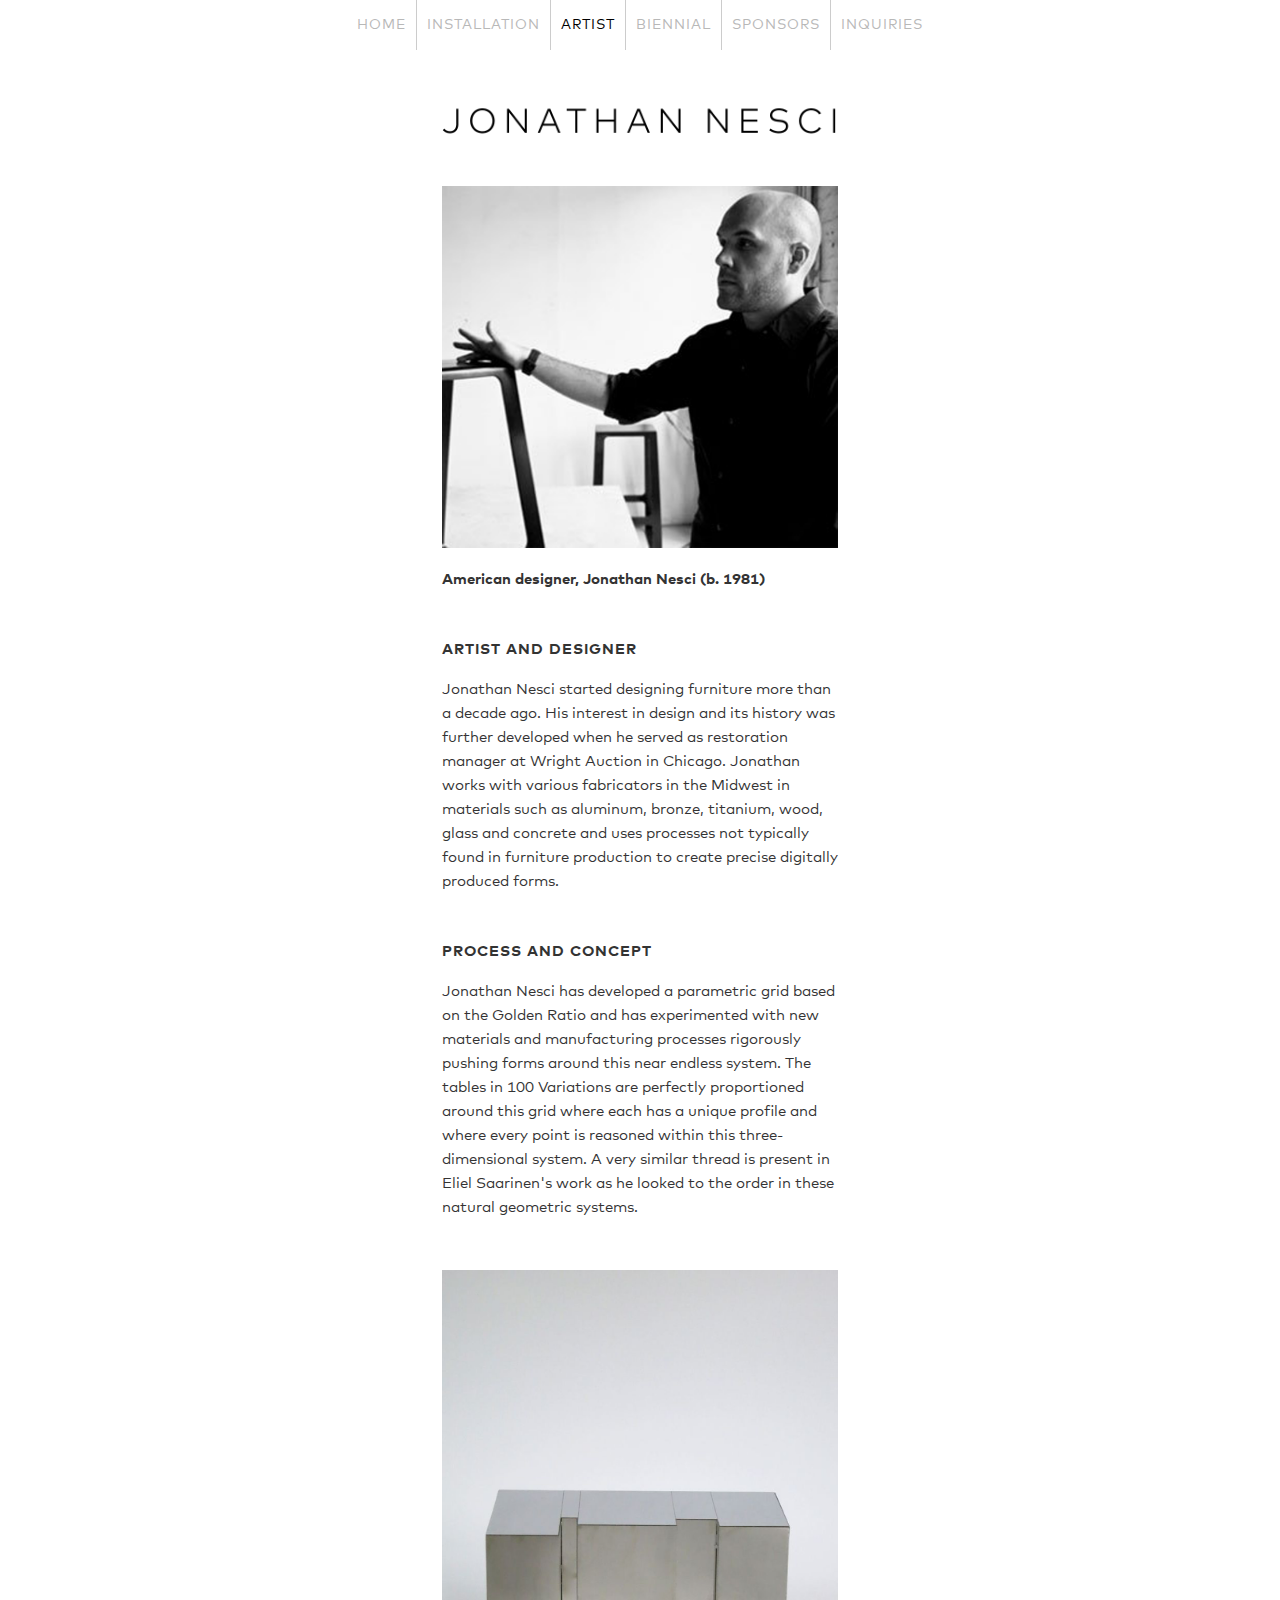
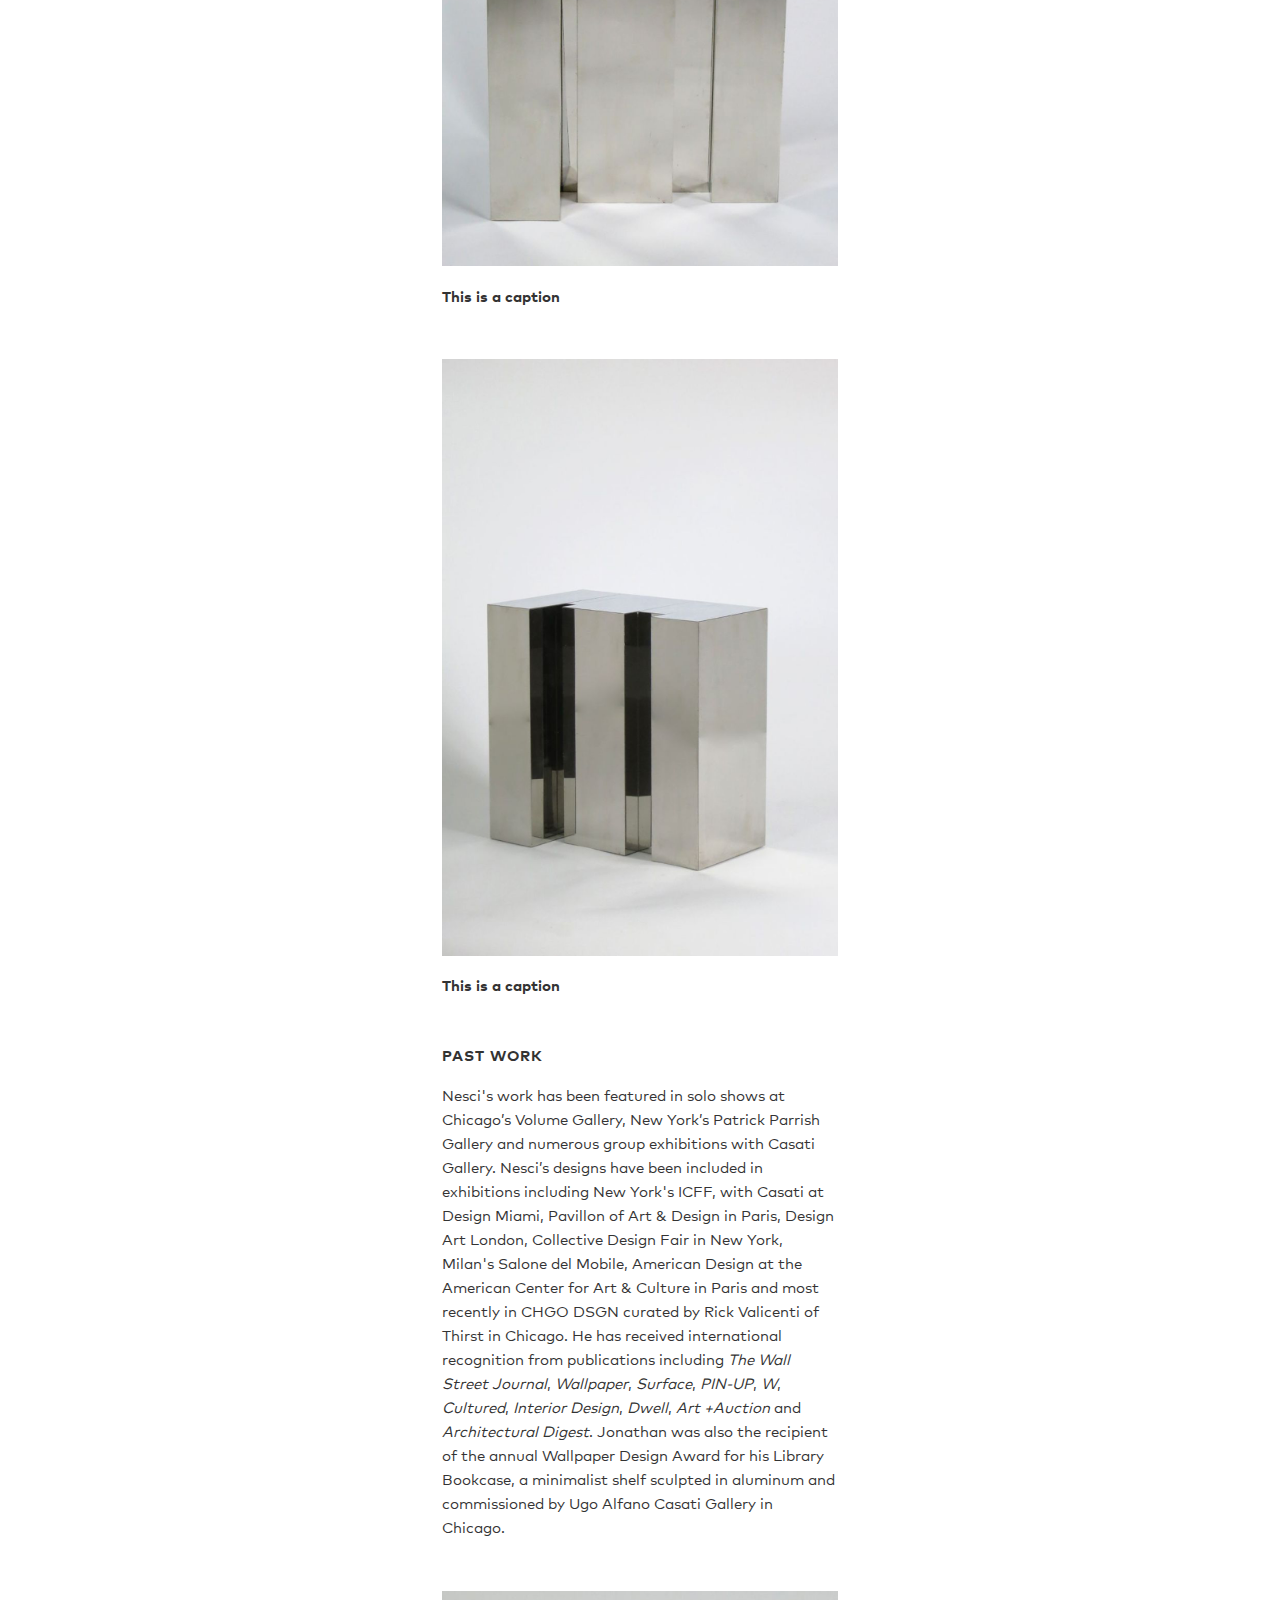
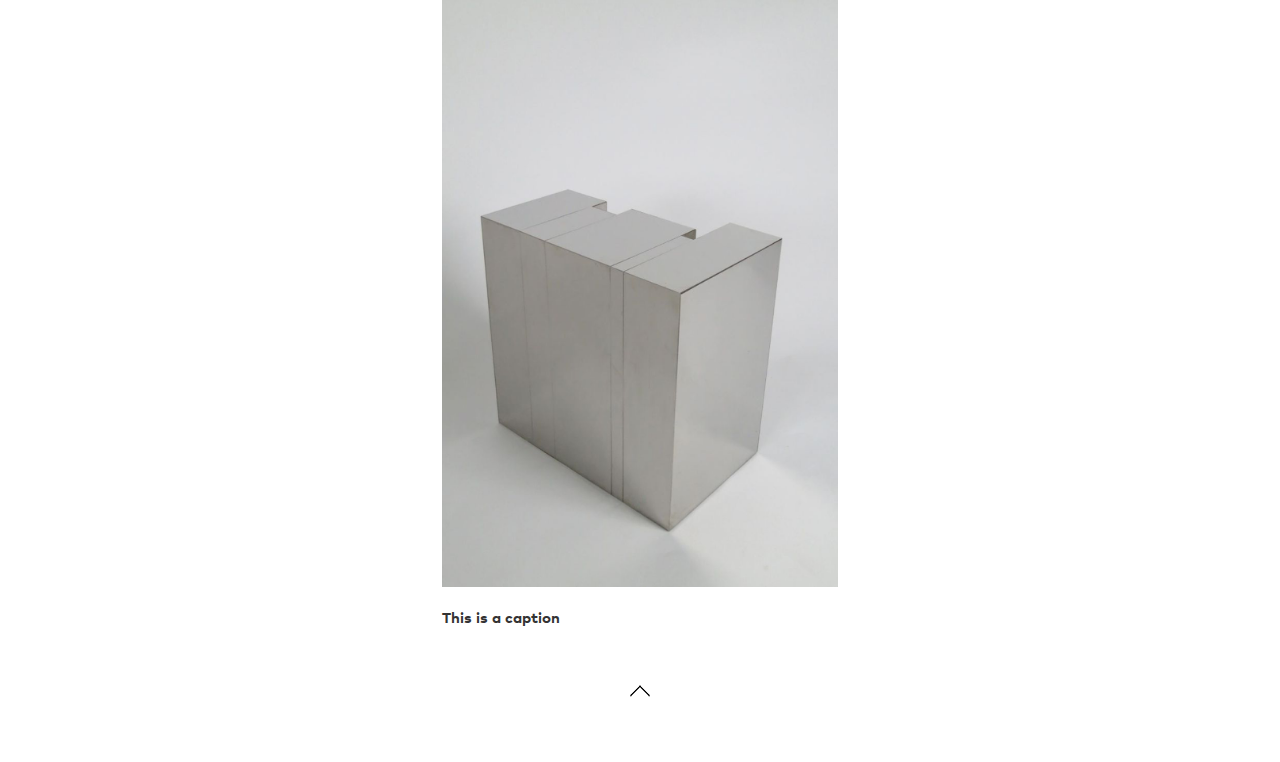
<file: artist.html>
<!DOCTYPE html>
<html lang="en">
<head>
    <meta charset="utf-8">
    <!-- Set the viewport so this responsive site displays correctly on mobile devices -->
    <meta name="viewport" content="width=device-width, initial-scale=1">
    <title>100 Variations Artist</title>
    <!-- Include bootstrap CSS -->
    <link href="css/bootstrap.css" rel="stylesheet">
    <link href="css/style.css" rel="stylesheet">
    <link href="//maxcdn.bootstrapcdn.com/font-awesome/4.1.0/css/font-awesome.min.css" rel="stylesheet">
</head>

<body class="bgWhite">

<div class="container-fluid">
    <nav class="navbar navbar-inverse" role="navigation">
      <!-- Brand and toggle get grouped for better mobile display -->
      

      <!-- Collect the nav links, forms, and other content for toggling -->
      <div class="collapse navbar-collapse navbar-ex1-collapse">
        <ul class="nav navbar-nav">
          <li><a class="hidden-xs" href="index.html">Home</a></li> <!-- /desktop only -->
          <li><a class="hidden-sm hidden-md hidden-lg last-nav-item" href="index.html">Home</a></li>

          <li><a class="hidden-xs" href="installation.html">Installation</a></li> <!-- /desktop only -->
          <li><a class="hidden-sm hidden-md hidden-lg last-nav-item" href="installation.html">Installation</a></li>

          <li><a class="this-item hidden-xs" href="artist.html">Artist</a></li> <!-- /desktop only -->
          <li><a class="this-item hidden-sm hidden-md hidden-lg last-nav-item" href="artist.html">Artist</a></li>

          <li><a class="hidden-xs" href="biennial.html">Biennial</a></li> <!-- /desktop only -->
          <li><a class="hidden-sm hidden-md hidden-lg last-nav-item" href="biennial.html">Biennial</a></li>

          <li><a class="hidden-xs" href="sponsors.html">Sponsors</a></li> <!-- /desktop only -->
          <li><a class="hidden-sm hidden-md hidden-lg last-nav-item" href="sponsors.html">Sponsors</a></li>

          <li><a class="hidden-xs last-nav-item" href="inquiries.html">Inquiries</a></li> <!-- /desktop only -->
          <li><a class="hidden-sm hidden-md hidden-lg last-nav-item" href="inquiries.html">Inquiries</a></li>
        </ul>
      </div><!-- /.navbar-collapse -->

      <div class="navbar-header">
        <button class="navbar-toggle top center-block hidden-sm hidden-md hidden-lg" data-toggle="collapse" data-target=".navbar-ex1-collapse">
          <span class="sr-only">Toggle navigation</span>
          <span class="icon-bar"></span>
          <span class="icon-bar"></span>
          <span class="icon-bar"></span>
        </button>
      </div>
    </nav>
</div>





 <!-- Site banner -->
 <div class="container-fluid">
<div class="row">
  <div class="col-md-4 col-xs-12 center-block" style="float:none">
    <div>
    <h1 class="artist">Jonathan Nesci</h1>    
    <img src="img/artist.png" class="img-responsive center-block">
    <p class="caption pad-2x">American designer, Jonathan Nesci (b. 1981) </p>
    <h4>Artist and Designer</h4>
    <p class="pad-2x">Jonathan Nesci started designing furniture more than a decade ago. His interest in design and its history was further developed when he served as restoration manager at Wright Auction in Chicago. Jonathan works with various fabricators in the Midwest in materials such as aluminum, bronze, titanium, wood, glass and concrete and uses processes not typically found in furniture production to create precise digitally produced forms.</p>
    <h4>Process and Concept</h4>
    <p class="pad-2x">Jonathan Nesci has developed a parametric grid based on the Golden Ratio and has experimented with new materials and manufacturing processes rigorously pushing forms around this near endless system. The tables in 100 Variations are perfectly proportioned around this grid where each has a unique profile and where every point is reasoned within this three-dimensional system. A very similar thread is present in Eliel Saarinen's work as he looked to the order in these natural geometric systems.</p>
    <img src="img/artist-table1.png" class="img-responsive">
    <p class="caption pad-2x">This is a caption</p>
    <img src="img/artist-table2.png" class="img-responsive">
    <p class="caption pad-2x">This is a caption</p>
    <h4>Past Work</h4>
    <p class="pad-2x"> Nesci's work has been featured in solo shows at Chicago’s Volume Gallery, New York’s Patrick Parrish Gallery and numerous group exhibitions with Casati Gallery. Nesci’s designs have been included in exhibitions including New York's ICFF, with Casati at Design Miami, Pavillon of Art & Design in Paris, Design Art London, Collective Design Fair in New York, Milan's Salone del Mobile, American Design at the American Center for Art & Culture in Paris and most recently in CHGO DSGN curated by Rick Valicenti of Thirst in Chicago. He has received international recognition from publications including <em>The Wall Street Journal</em>, <em>Wallpaper</em>, <em>Surface</em>, <em>PIN-UP</em>, <em>W</em>, <em>Cultured</em>, <em>Interior Design</em>, <em>Dwell</em>, <em>Art +Auction</em> and <em>Architectural Digest</em>. Jonathan was also the recipient of the annual Wallpaper Design Award for his Library Bookcase, a minimalist shelf sculpted in aluminum and commissioned by Ugo Alfano Casati Gallery in Chicago.</p>
    <img src="img/artist-table3.png" class="img-responsive">
    <p class="caption pad-2x">This is a caption</p>

<div class="row">
<div class="col-xs-12 text-center center-block">
    <!-- Scroll to top -->
    <a class="scrollToTop" href="#">
   <img class="img-responsive img-logo" src="img/arrow-up.png">
    </a>
</div>
    </div>

  
   
</div>
</div>
</div>

</div> <!-- /container -->






<!-- Include jQuery and bootstrap JS plugins -->
<script src="jquery/jquery-2.1.0.min.js"></script>
<script src="http://code.jquery.com/jquery-2.1.0.min.js"></script>
<script src="js/bootstrap.min.js"></script>
 

 
<!-- Scroll to top script -->
<script type="text/javascript">
 
   $(document).ready(function(){
  
      //Click event to scroll to top
      $('.scrollToTop').click(function(){
        $('html, body').animate({scrollTop : 0},400);
        return false;
      });
 
   });
 
</script>
  
</body>
</html>
</file>
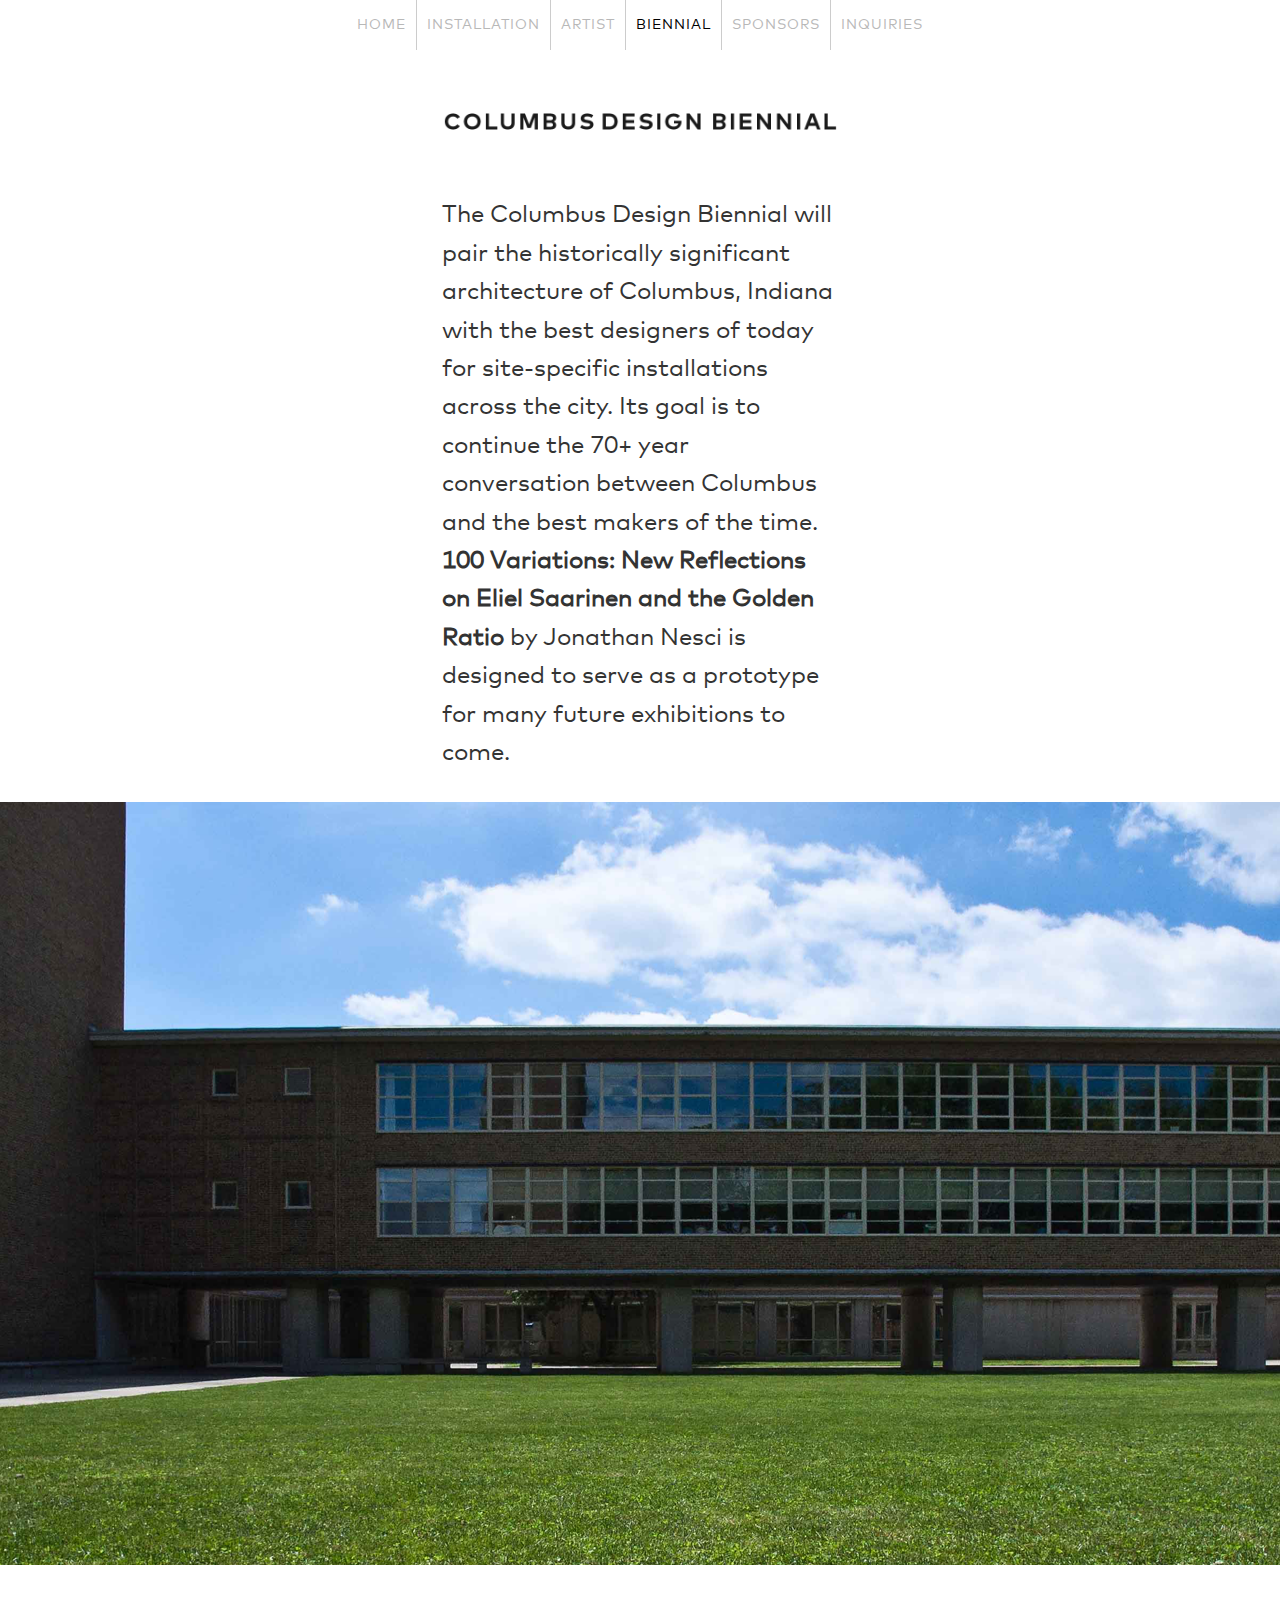
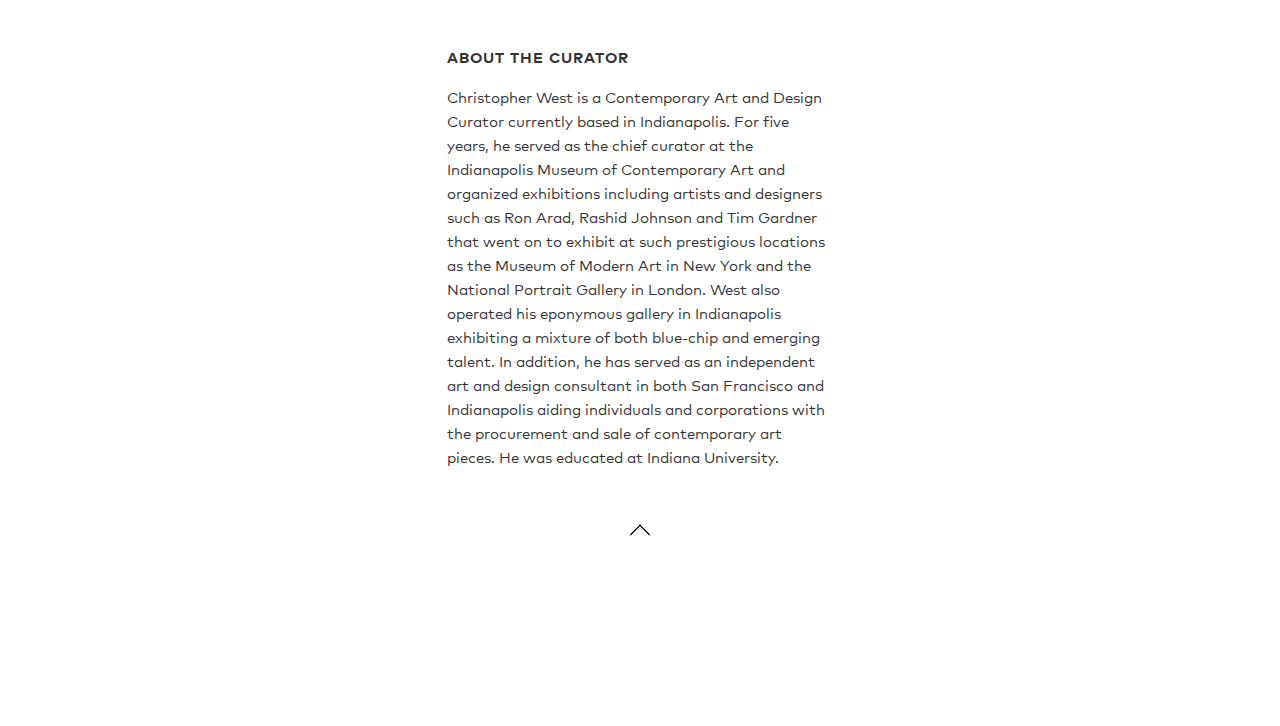
<file: biennial.html>
<!DOCTYPE html>
<html lang="en">
<head>
    <meta charset="utf-8">
    <!-- Set the viewport so this responsive site displays correctly on mobile devices -->
    <meta name="viewport" content="width=device-width, initial-scale=1">
    <title>100 Variations Biennial</title>
    <!-- Include bootstrap CSS -->
    <link href="css/bootstrap.css" rel="stylesheet">
    <link href="css/style.css" rel="stylesheet">
    <link href="//maxcdn.bootstrapcdn.com/font-awesome/4.1.0/css/font-awesome.min.css" rel="stylesheet">
    <script src="js/init.js"></script>
</head>

<body class="bgWhite">

<div class="container-fluid">
    <nav class="navbar navbar-inverse" role="navigation">
      <!-- Brand and toggle get grouped for better mobile display -->
      

      <!-- Collect the nav links, forms, and other content for toggling -->
      <div class="collapse navbar-collapse navbar-ex1-collapse">
        <ul class="nav navbar-nav">
          <li><a class="hidden-xs" href="index.html">Home</a></li> <!-- /desktop only -->
          <li><a class="hidden-sm hidden-md hidden-lg last-nav-item" href="index.html">Home</a></li>

          <li><a class="hidden-xs" href="installation.html">Installation</a></li> <!-- /desktop only -->
          <li><a class="this-item hidden-sm hidden-md hidden-lg last-nav-item" href="installation.html">Installation</a></li>

          <li><a class="hidden-xs" href="artist.html">Artist</a></li> <!-- /desktop only -->
          <li><a class="hidden-sm hidden-md hidden-lg last-nav-item" href="artist.html">Artist</a></li>

          <li><a class="this-item hidden-xs" href="biennial.html">Biennial</a></li> <!-- /desktop only -->
          <li><a class="hidden-sm hidden-md hidden-lg last-nav-item" href="biennial.html">Biennial</a></li>

          <li><a class="hidden-xs" href="sponsors.html">Sponsors</a></li> <!-- /desktop only -->
          <li><a class="hidden-sm hidden-md hidden-lg last-nav-item" href="sponsors.html">Sponsors</a></li>

          <li><a class="hidden-xs last-nav-item" href="inquiries.html">Inquiries</a></li> <!-- /desktop only -->
          <li><a class="hidden-sm hidden-md hidden-lg last-nav-item" href="inquiries.html">Inquiries</a></li>
        </ul>
      </div><!-- /.navbar-collapse -->

      <div class="navbar-header">
        <button class="navbar-toggle top center-block hidden-sm hidden-md hidden-lg" data-toggle="collapse" data-target=".navbar-ex1-collapse">
          <span class="sr-only">Toggle navigation</span>
          <span class="icon-bar"></span>
          <span class="icon-bar"></span>
          <span class="icon-bar"></span>
        </button>
      </div>
    </nav>
</div>





 <!-- Site banner -->
<section id="home" data-speed="4" data-type="background">
<div class="containe-fluid">
<div class="row-fluid">
  <div class="col-md-4 col-xs-12 center-block" style="float:none">
      <h1 class="biennial">Columbus Design Biennial</h1>
</div>
  <div class="col-md-4 col-xs-12 center-block" style="float:none">
      <h2 class="biennial-type pad-1x">The Columbus Design Biennial will pair the historically significant architecture of Columbus, Indiana with the best designers of today for site-specific installations across the city. Its goal is to continue the 70+ year conversation between Columbus and the best makers of the time. <b>100 Variations: New Reflections on Eliel Saarinen and the Golden Ratio</b> by Jonathan Nesci is designed to serve as a prototype for many future exhibitions to come.</h2>
   
    </div>

</div>
</div>
</section>

<!-- Section #2 -->
  <section id="biennial" data-speed="4" data-type="background">
    <div class="container">
      <div class="row-fluid">
      </div>
      </div>
  </section>

    <section id="" data-speed="4" data-type="background">
    <div class="container-fluid ">
      <div class="row-fluid pad-2x">
            <div class="col-md-4 col-xs-12 center-block" style="float:none">
              <h4 class="pad-top-2x">About The Curator</h4>
              <p class="pad-2x">Christopher West is a Contemporary Art and Design Curator currently based in Indianapolis. For five years, he served as the chief curator at the Indianapolis Museum of Contemporary Art and organized exhibitions including artists and designers such as Ron Arad, Rashid Johnson and Tim Gardner that went on to exhibit at such prestigious locations as the Museum of Modern Art in New York and the National Portrait Gallery in London. West also operated his eponymous gallery in Indianapolis exhibiting a mixture of both blue-chip and emerging talent. In addition, he has served as an independent art and design consultant in both San Francisco and Indianapolis aiding individuals and corporations with the procurement and sale of contemporary art pieces. He was educated at Indiana University.</p>
 
 <!-- Scroll to top -->      
 <div class="row">
  <div class="col-xs-12 text-center center-block">
    <a class="scrollToTop" href="#">
   <img class="img-responsive img-logo" src="img/arrow-up.png">
    </a>
  </div>
</div>
        </div>
      </div>
  </section>


   

  
   
</div>
</div>
</div>







<!-- Include jQuery and bootstrap JS plugins -->
<script src="jquery/jquery-2.1.0.min.js"></script>
<script src="http://code.jquery.com/jquery-2.1.0.min.js"></script>
<script src="js/bootstrap.min.js"></script>
 

 
<!-- Scroll to top script -->
<script type="text/javascript">
 
   $(document).ready(function(){
  
      //Click event to scroll to top
      $('.scrollToTop').click(function(){
        $('html, body').animate({scrollTop : 0},400);
        return false;
      });
 
   });
 
</script>
  
</body>
</html>
</file>
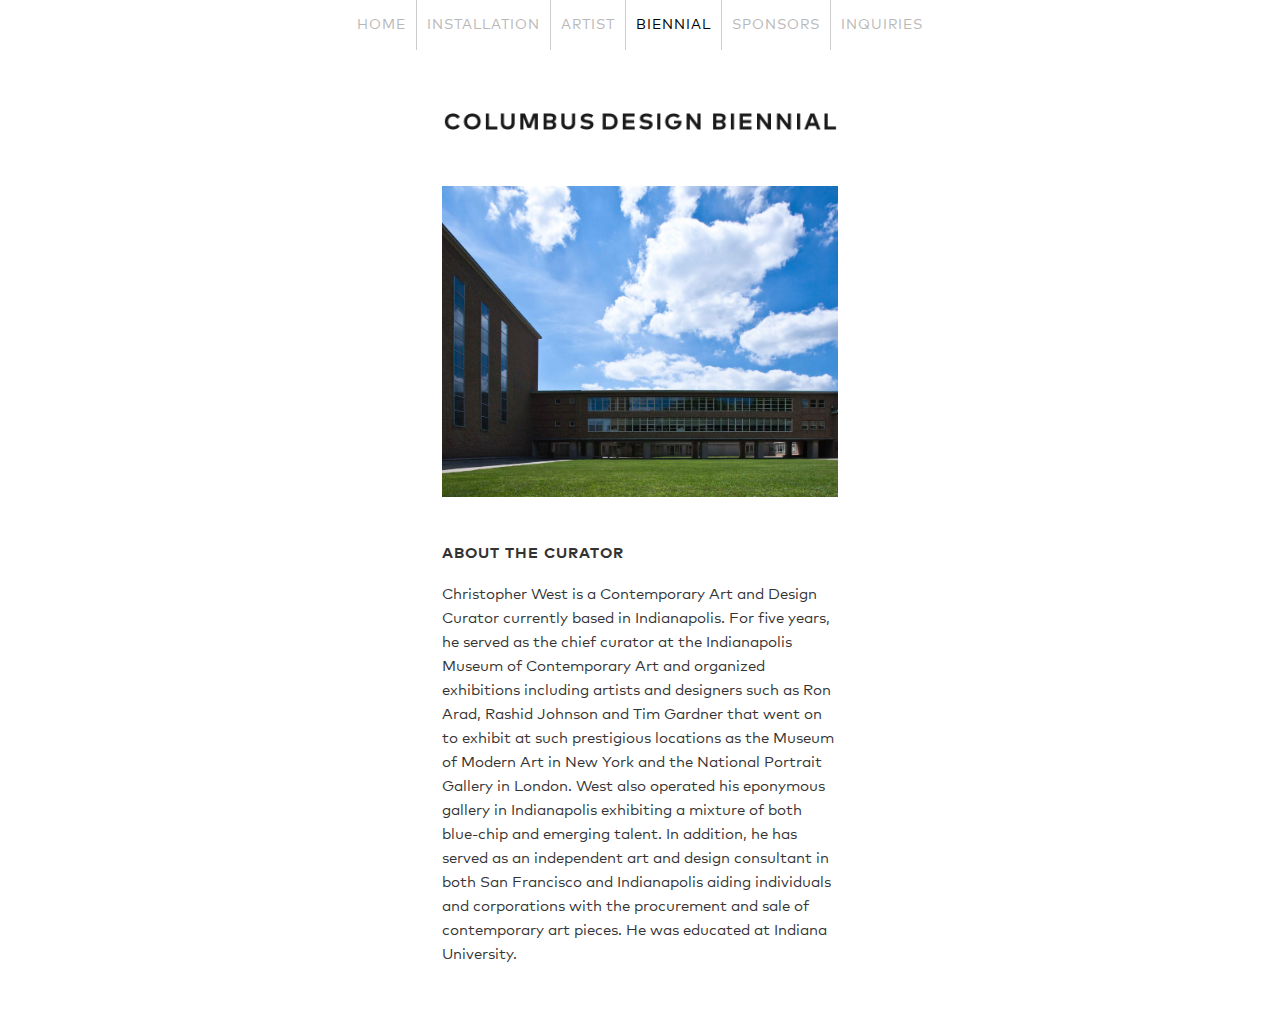
<file: biennial2.html>
<!DOCTYPE html>
<html lang="en">
<head>
    <meta charset="utf-8">
    <!-- Set the viewport so this responsive site displays correctly on mobile devices -->
    <meta name="viewport" content="width=device-width, initial-scale=1">
    <title>100 Variations Artist</title>
    <!-- Include bootstrap CSS -->
    <link href="css/bootstrap.css" rel="stylesheet">
    <link href="css/style.css" rel="stylesheet">
    <link href="//maxcdn.bootstrapcdn.com/font-awesome/4.1.0/css/font-awesome.min.css" rel="stylesheet">

</head>
<body class="bgWhite">


<div class="container-fluid">
    <nav class="navbar navbar-inverse" role="navigation">
      <!-- Brand and toggle get grouped for better mobile display -->
      

      <!-- Collect the nav links, forms, and other content for toggling -->
       <div class="collapse navbar-collapse navbar-ex1-collapse">
        <ul class="nav navbar-nav">
          <li><a class="hidden-xs" href="index.html">Home</a></li> <!-- /desktop only -->
          <li><a class="hidden-sm hidden-md hidden-lg last-nav-item" href="index.html">Home</a></li>

          <li><a class="hidden-xs" href="installation.html">Installation</a></li> <!-- /desktop only -->
          <li><a class="hidden-sm hidden-md hidden-lg last-nav-item" href="installation.html">Installation</a></li>

          <li><a class="hidden-xs" href="artist.html">Artist</a></li> <!-- /desktop only -->
          <li><a class="hidden-sm hidden-md hidden-lg last-nav-item" href="artist.html">Artist</a></li>

          <li><a class="this-item hidden-xs" href="biennial.html">Biennial</a></li> <!-- /desktop only -->
          <li><a class="this-item hidden-sm hidden-md hidden-lg last-nav-item" href="biennial.html">Biennial</a></li>

          <li><a class="hidden-xs" href="sponsors.html">Sponsors</a></li> <!-- /desktop only -->
          <li><a class="hidden-sm hidden-md hidden-lg last-nav-item" href="sponsors.html">Sponsors</a></li>

          <li><a class="hidden-xs last-nav-item" href="inquiries.html">Inquiries</a></li> <!-- /desktop only -->
          <li><a class="hidden-sm hidden-md hidden-lg last-nav-item" href="inquiries.html">Inquiries</a></li>
        </ul>
      </div><!-- /.navbar-collapse -->


      <div class="navbar-header">
        <button class="navbar-toggle top center-block hidden-sm hidden-md hidden-lg" data-toggle="collapse" data-target=".navbar-ex1-collapse">
          <span class="sr-only">Toggle navigation</span>
          <span class="icon-bar"></span>
          <span class="icon-bar"></span>
          <span class="icon-bar"></span>
        </button>
      </div>
    </nav>
</div>





 <!-- Site banner -->
 <div class="container-fluid">
<div class="row">
  <div class="col-md-4 col-xs-10 center-block" style="float:none">
    <h1 class="biennial">Columbus Design Biennial</h1>    
   
    <img src="img/biennial-img1.png" class="img-responsive img-biennial pad-2x">
  <h4>About The Curator</h4>
    <p class="pad-2x">Christopher West is a Contemporary Art and Design Curator currently based in Indianapolis. For five years, he served as the chief curator at the Indianapolis Museum of Contemporary Art and organized exhibitions including artists and designers such as Ron Arad, Rashid Johnson and Tim Gardner that went on to exhibit at such prestigious locations as the Museum of Modern Art in New York and the National Portrait Gallery in London. West also operated his eponymous gallery in Indianapolis exhibiting a mixture of both blue-chip and emerging talent. In addition, he has served as an independent art and design consultant in both San Francisco and Indianapolis aiding individuals and corporations with the procurement and sale of contemporary art pieces. He was educated at Indiana University.</p>

     </div>
</div>

</div> <!-- /container -->






<!-- Include jQuery and bootstrap JS plugins -->
<script src="jquery/jquery-2.1.0.min.js"></script>
<script src="http://code.jquery.com/jquery-2.1.0.min.js"></script>
<script src="js/bootstrap.min.js"></script>
 

 
<!-- Scroll to top script -->
<script type="text/javascript">
 
   $(document).ready(function(){
  
      //Click event to scroll to top
      $('.scrollToTop').click(function(){
        $('html, body').animate({scrollTop : 0},400);
        return false;
      });
 
   });
 
</script>
  
</body>
</html>
</file>
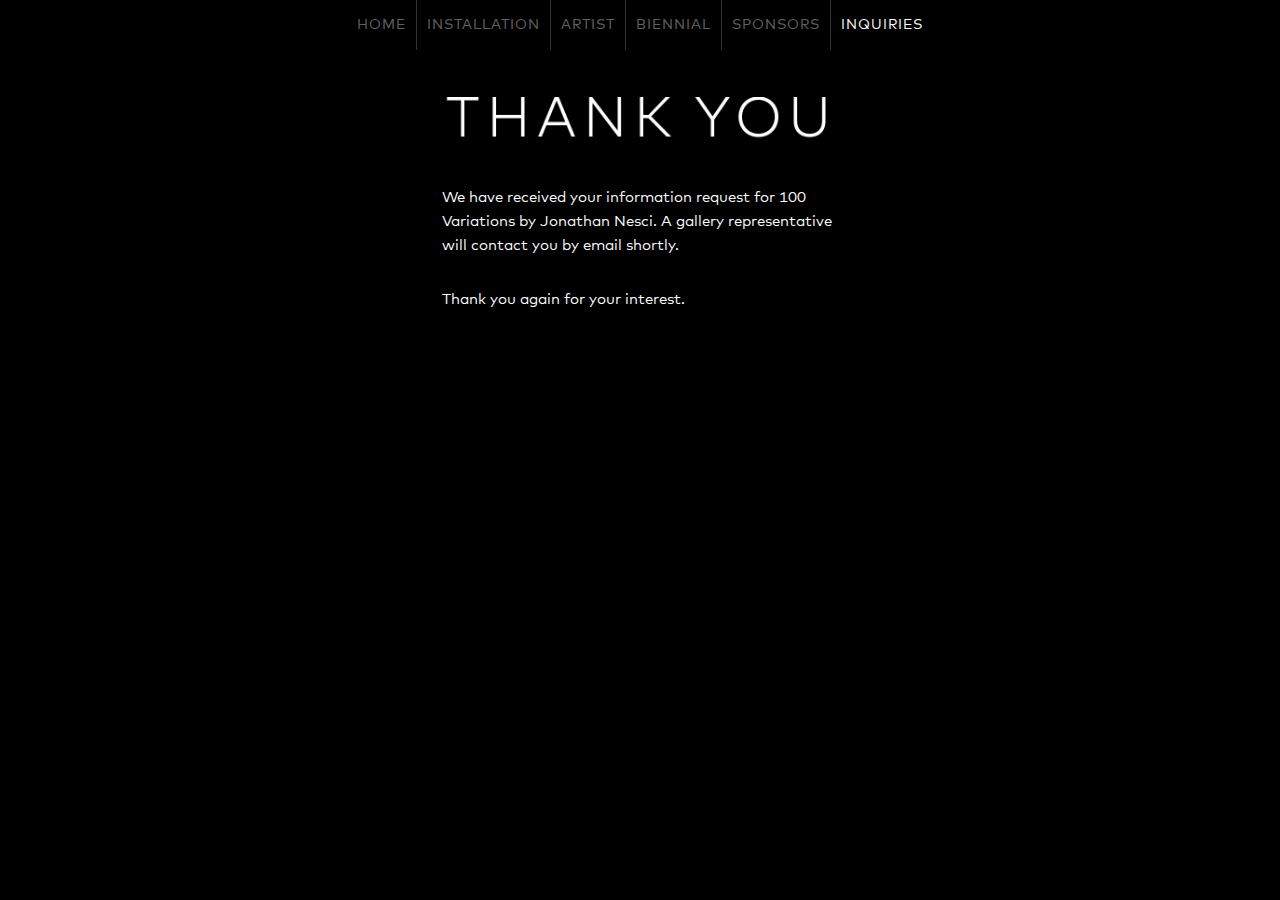
<file: confirmation.html>
<!DOCTYPE html>
<html lang="en" class="bgBlack">
<head>
    <meta charset="utf-8">
    <!-- Set the viewport so this responsive site displays correctly on mobile devices -->
    <meta name="viewport" content="width=device-width, initial-scale=1">
    <title>100 Variations Confirmation</title>
    <!-- Include bootstrap CSS -->
    <link href="css/bootstrap.css" rel="stylesheet">
    <link href="css/style.css" rel="stylesheet">
    <link href="//maxcdn.bootstrapcdn.com/font-awesome/4.1.0/css/font-awesome.min.css" rel="stylesheet">

</head>
<body class="bgBlack">


<div class="container-fluid">
    <nav class="navbar navbar-default" role="navigation">
      <!-- Brand and toggle get grouped for better mobile display -->
      

      <!-- Collect the nav links, forms, and other content for toggling -->
      <div class="collapse navbar-collapse navbar-ex1-collapse">
        <ul class="nav navbar-nav">
          <li><a class="hidden-xs" href="index.html">Home</a></li> <!-- /desktop only -->
          <li><a class="hidden-sm hidden-md hidden-lg last-nav-item" href="index.html">Home</a></li>

          <li><a class="hidden-xs" href="installation.html">Installation</a></li> <!-- /desktop only -->
          <li><a class="hidden-sm hidden-md hidden-lg last-nav-item" href="installation.html">Installation</a></li>

          <li><a class="hidden-xs" href="artist.html">Artist</a></li> <!-- /desktop only -->
          <li><a class="hidden-sm hidden-md hidden-lg last-nav-item" href="artist.html">Artist</a></li>

          <li><a class="hidden-xs" href="biennial.html">Biennial</a></li> <!-- /desktop only -->
          <li><a class="hidden-sm hidden-md hidden-lg last-nav-item" href="biennial.html">Biennial</a></li>

          <li><a class="hidden-xs" href="sponsors.html">Sponsors</a></li> <!-- /desktop only -->
          <li><a class="hidden-sm hidden-md hidden-lg last-nav-item" href="sponsors.html">Sponsors</a></li>

          <li><a class="this-item hidden-xs last-nav-item" href="inquiries.html">Inquiries</a></li> <!-- /desktop only -->
          <li><a class="this-item hidden-sm hidden-md hidden-lg last-nav-item" href="inquiries.html">Inquiries</a></li>
        </ul>
      </div><!-- /.navbar-collapse -->

      <div class="navbar-header">
        <button class="navbar-toggle top center-block hidden-sm hidden-md hidden-lg" data-toggle="collapse" data-target=".navbar-ex1-collapse">
          <span class="sr-only">Toggle navigation</span>
          <span class="icon-bar"></span>
          <span class="icon-bar"></span>
          <span class="icon-bar"></span>
        </button>
      </div>
    </nav>
</div>






 <!-- Site banner -->
 <div class="container-fluid">
<div class="row">
  <div class="col-md-4 col-xs-12 center-block" style="float:none">
    <h1 class="confirmation">Thank You</h1>   
    <p class="dark pad-1x">We have received your information request for 100 Variations by Jonathan Nesci. A gallery representative will contact you by email shortly.</p>
    <p class="dark pad-1x">Thank you again for your interest.</p>


  
   
</div>
    


  
   
</div>

</div> <!-- /container -->

</div>




<!-- Include jQuery and bootstrap JS plugins -->
<script src="jquery/jquery-2.1.0.min.js"></script>
<script src="http://code.jquery.com/jquery-2.1.0.min.js"></script>
<script src="js/bootstrap.min.js"></script>
 

 
<!-- Scroll to top script -->
  
</body>
</html>
</file>
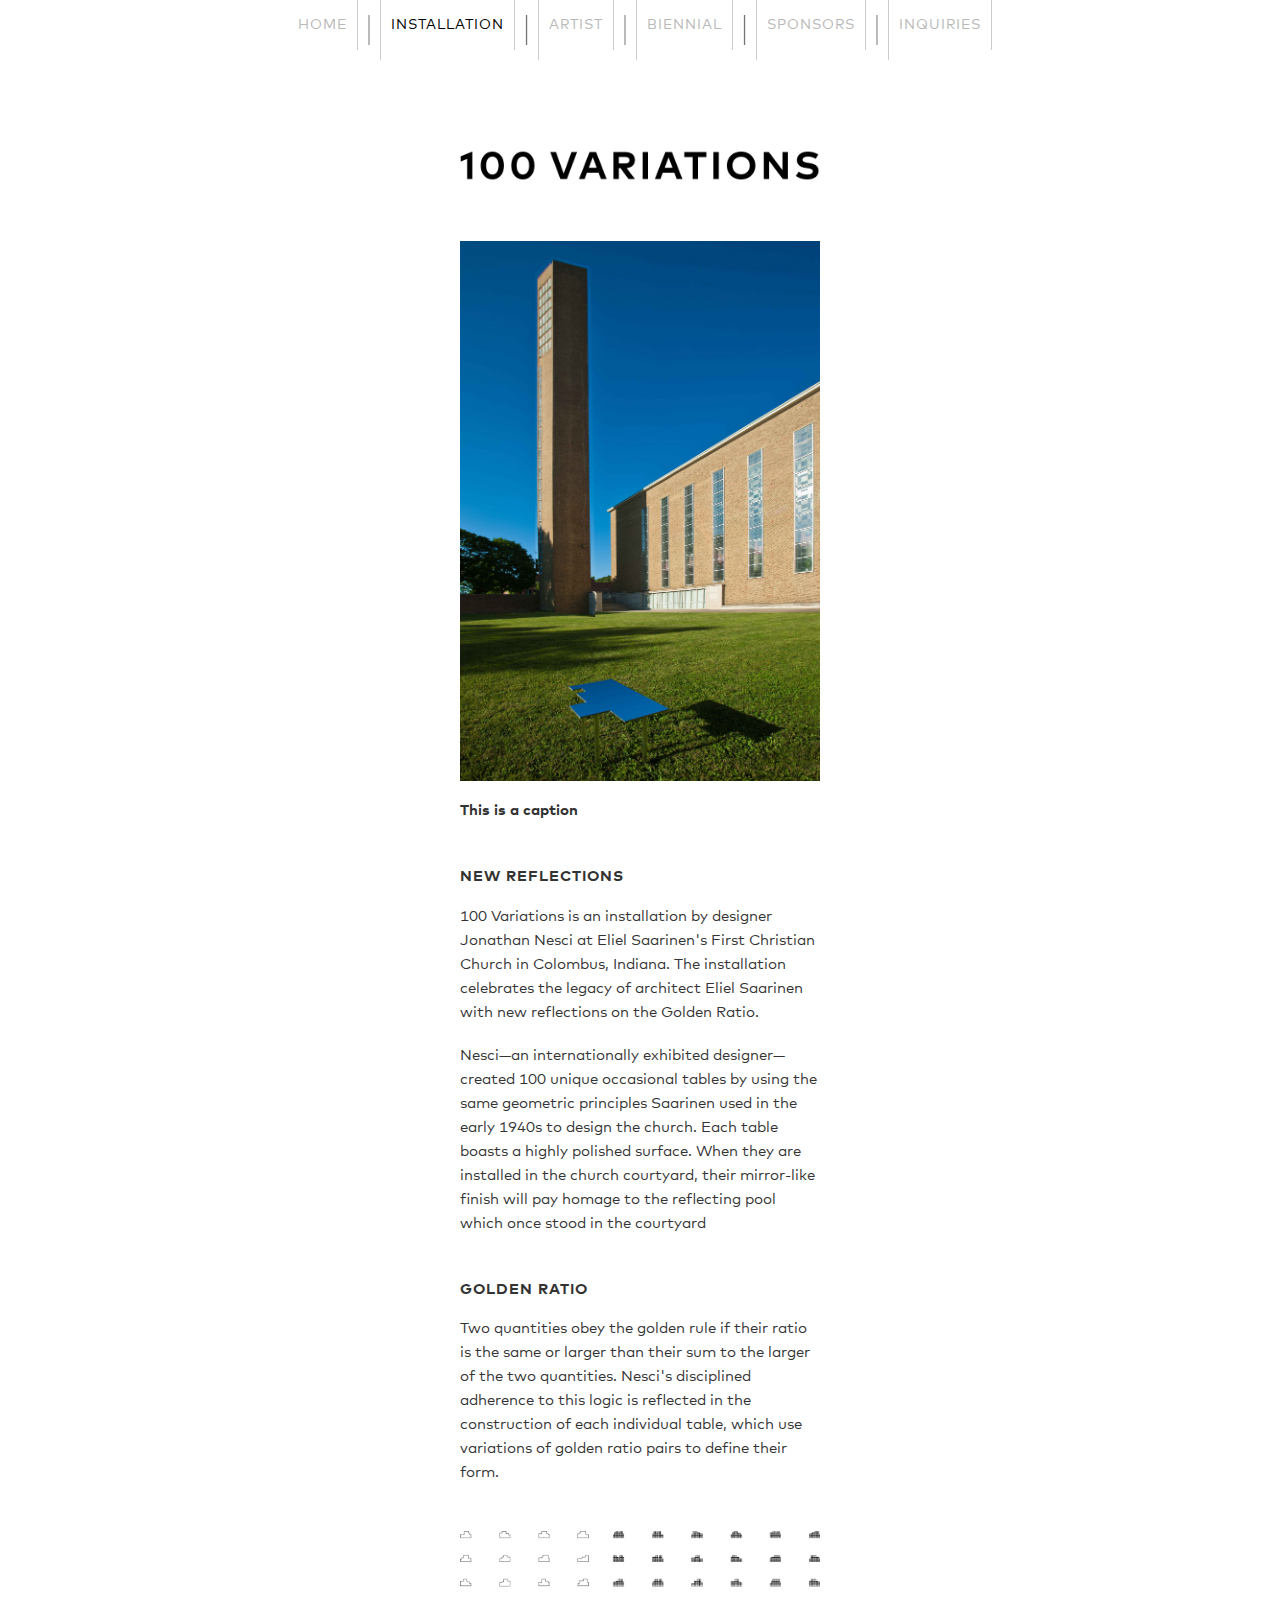
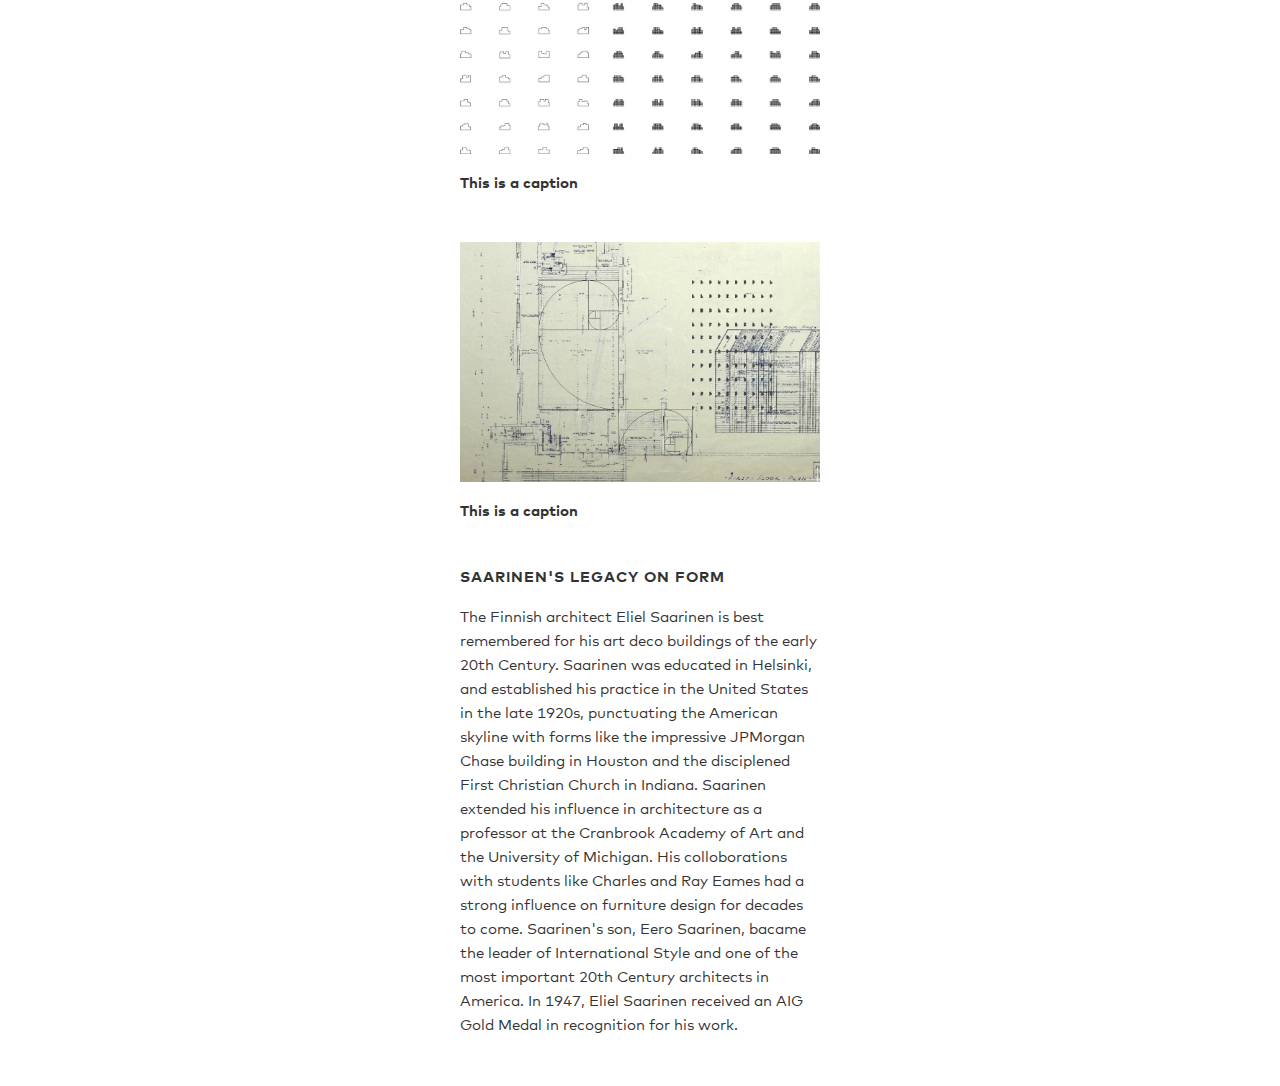
<file: installation-2.html>
<!DOCTYPE html>
<html lang="en">
<head>
    <meta charset="utf-8">
    <!-- Set the viewport so this responsive site displays correctly on mobile devices -->
    <meta name="viewport" content="width=device-width, initial-scale=1">
    <title>100 Variations Installation</title>
    <!-- Include bootstrap CSS -->
    <link href="css/bootstrap.css" rel="stylesheet">
    <link href="css/style.css" rel="stylesheet">
    <link href="//maxcdn.bootstrapcdn.com/font-awesome/4.1.0/css/font-awesome.min.css" rel="stylesheet">

</head>
<body class="bgWhite">


<div class="container">
    <nav class="navbar navbar-inverse" role="navigation">
      <!-- Brand and toggle get grouped for better mobile display -->
      

      <!-- Collect the nav links, forms, and other content for toggling -->
      <div class="collapse navbar-collapse navbar-ex1-collapse">
        <ul class="nav navbar-nav">
          <li><a class="hidden-xs" href="index.html">HOME</a></li> <!-- /desktop only -->
          <li class="hidden-xs"><a><img src="img/pipe.png" height="30px"></a></li> <!-- /desktop only -->
          <li><a class="hidden-sm hidden-md hidden-lg" href="#"><img src="img/rsvp-button.png"></a></li>

          <li><a class="thisPage-inverse hidden-xs" href="installation.html" style="color:#000">INSTALLATION</a></li> <!-- /desktop only -->
          <li class="hidden-xs"><a><img class="hidden-xs" src="img/pipe.png" height="30px"></a></li> <!-- /desktop only -->
          <li><a class="hidden-sm hidden-md hidden-lg" href="#"><img src="img/rsvp-button.png"></a></li>

          <li><a class="hidden-xs" href="artist.html">ARTIST</a></li> <!-- /desktop only -->
          <li class="hidden-xs"><a><img src="img/pipe.png" height="30px"></a></li> <!-- /desktop only -->
          <li><a class="hidden-sm hidden-md hidden-lg" href="#"><img src="img/rsvp-button.png"></a></li>

          <li><a class="hidden-xs" href="biennial.html">BIENNIAL</a></li> <!-- /desktop only -->
          <li class="hidden-xs"><a><img class="hidden-xs" src="img/pipe.png" height="30px"></a></li> <!-- /desktop only -->
          <li><a class="hidden-sm hidden-md hidden-lg" href="#"><img src="img/rsvp-button.png"></a></li>

          <li><a class="hidden-xs" href="sponsors.html">SPONSORS</a></li> <!-- /desktop only -->
          <li class="hidden-xs"><a><img class="hidden-xs" src="img/pipe.png" height="30px"></a></li> <!-- /desktop only -->
          <li><a class="hidden-sm hidden-md hidden-lg" href="#"><img src="img/rsvp-button.png"></a></li>

          <li><a class="hidden-xs" href="inquiries.html">INQUIRIES</a></li> <!-- /desktop only -->
          <li><a class="hidden-sm hidden-md hidden-lg" href="#"><img src="img/rsvp-button.png"></a></li>
        </ul>
      </div><!-- /.navbar-collapse -->

      <div class="navbar-header">
        <button class="navbar-toggle top center-block hidden-sm hidden-md hidden-lg" data-toggle="collapse" data-target=".navbar-ex1-collapse">
          <span class="sr-only">Toggle navigation</span>
          <span class="icon-bar"></span>
          <span class="icon-bar"></span>
          <span class="icon-bar"></span>
        </button>
      </div>
    </nav>
</div>





 <!-- Site banner -->
 <div class="container">
<div class="row" style="padding-top:5%">
  <div class="col-md-4 col-xs-10 center-block" style="float:none">
    <div>
    <img src="img/installation-title.png" class="img-responsive center-block pad-3x">
    <img src="img/installation-tower.jpg" class="img-responsive center-block">
    <p class="caption pad-2x">This is a caption</p>
    <h4>NEW REFLECTIONS</h4>
    <p>100 Variations is an installation by designer Jonathan Nesci at Eliel Saarinen's First Christian Church in Colombus, Indiana. The installation celebrates the legacy of architect Eliel Saarinen with new reflections on the Golden Ratio.</p>
    <p class="pad-2x"> Nesci—an internationally exhibited designer—created 100 unique occasional tables by using the same geometric principles Saarinen used in the early 1940s to design the church. Each table boasts a highly polished surface. When they are installed in the church courtyard, their mirror-like finish will pay homage to the reflecting pool which once stood in the courtyard</p>
    <h4>GOLDEN RATIO</h4>
    <p class="pad-2x">Two quantities obey the golden rule if their ratio is the same or larger than their sum to the larger of the two quantities. Nesci's disciplined adherence to this logic is reflected in the construction of each individual table, which use variations of golden ratio pairs to define their form.</p>
    <img src="img/installation-grid.jpg" class="img-responsive center-block">
    <p class="caption pad-2x">This is a caption</p>
    <img src="img/installation-saarinen.jpg" class="img-responsive center-block">
    <p class="caption pad-2x">This is a caption</p>
    <h4>SAARINEN'S LEGACY ON FORM</h4>
    <p>The Finnish architect Eliel Saarinen is best remembered for his art deco buildings of the early 20th Century. Saarinen was educated in Helsinki, and established his practice in the United States in the late 1920s, punctuating the American skyline with forms like the impressive JPMorgan Chase building in Houston and the disciplened First Christian Church in Indiana. Saarinen extended his influence in architecture as a professor at the Cranbrook Academy of Art and the University of Michigan. His colloborations with students like Charles and Ray Eames had a strong influence on furniture design for decades to come. Saarinen's son, Eero Saarinen, bacame the leader of International Style and one of the most important 20th Century architects in America. In 1947, Eliel Saarinen received an AIG Gold Medal in recognition for his work.</p>


    <!-- Scroll to top -->
    <a href="#" class="top badge badge-success"><i class="icon-circle-arrow-up icon-white"></i> nach oben </a>

    </div>

  
   
</div>
</div>
</div>

</div> <!-- /container -->






<!-- Include jQuery and bootstrap JS plugins -->
<script src="jquery/jquery-2.1.0.min.js"></script>
<script src="js/bootstrap.min.js"></script>
<script>
$(function(){
 
    $(document).on( 'scroll', function(){
 
        if ($(window).scrollTop() > 100) {
            $('.scroll-top-wrapper').addClass('show');
        } else {
            $('.scroll-top-wrapper').removeClass('show');
        }
    });
 
    $('.scroll-top-wrapper').on('click', scrollToTop);
});
 
function scrollToTop() {
    verticalOffset = typeof(verticalOffset) != 'undefined' ? verticalOffset : 0;
    element = $('body');
    offset = element.offset();
    offsetTop = offset.top;
    $('html, body').animate({scrollTop: offsetTop}, 500, 'linear');
}
</script>
  
</body>
</html>
</file>
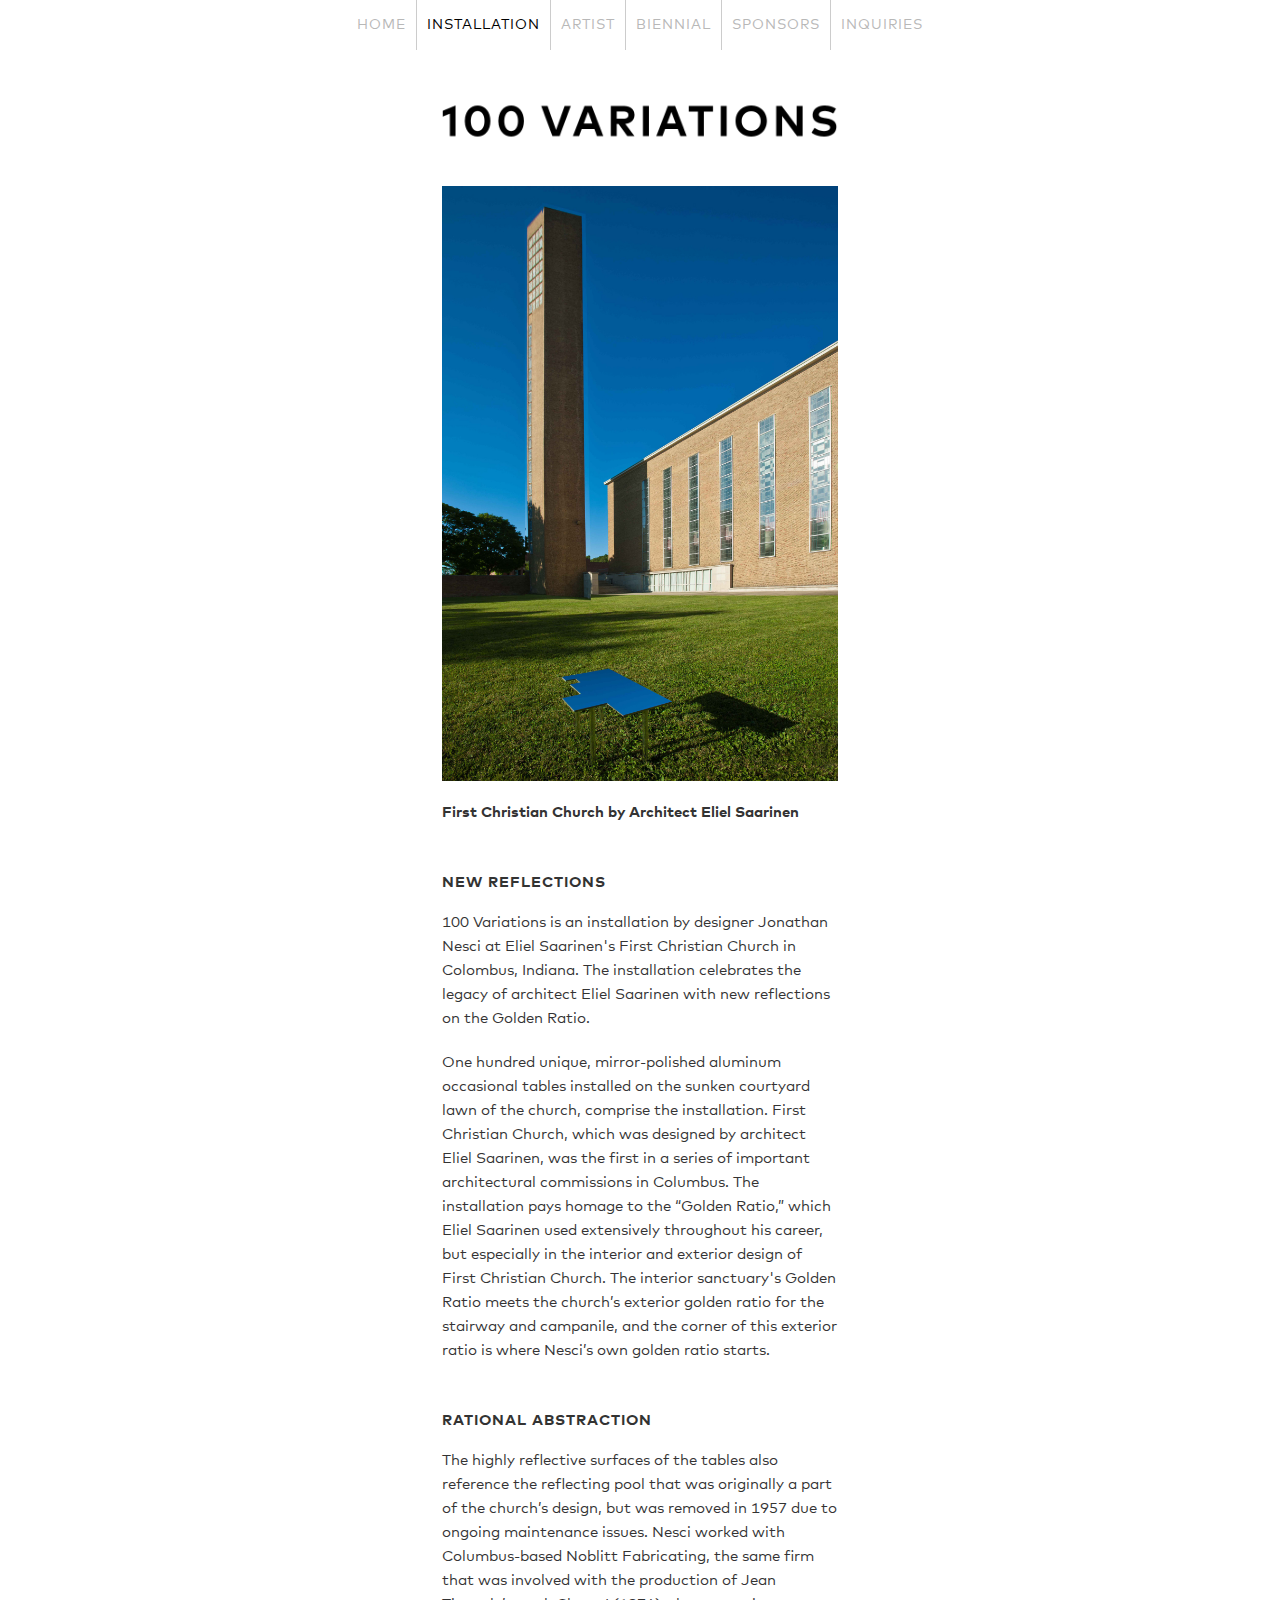
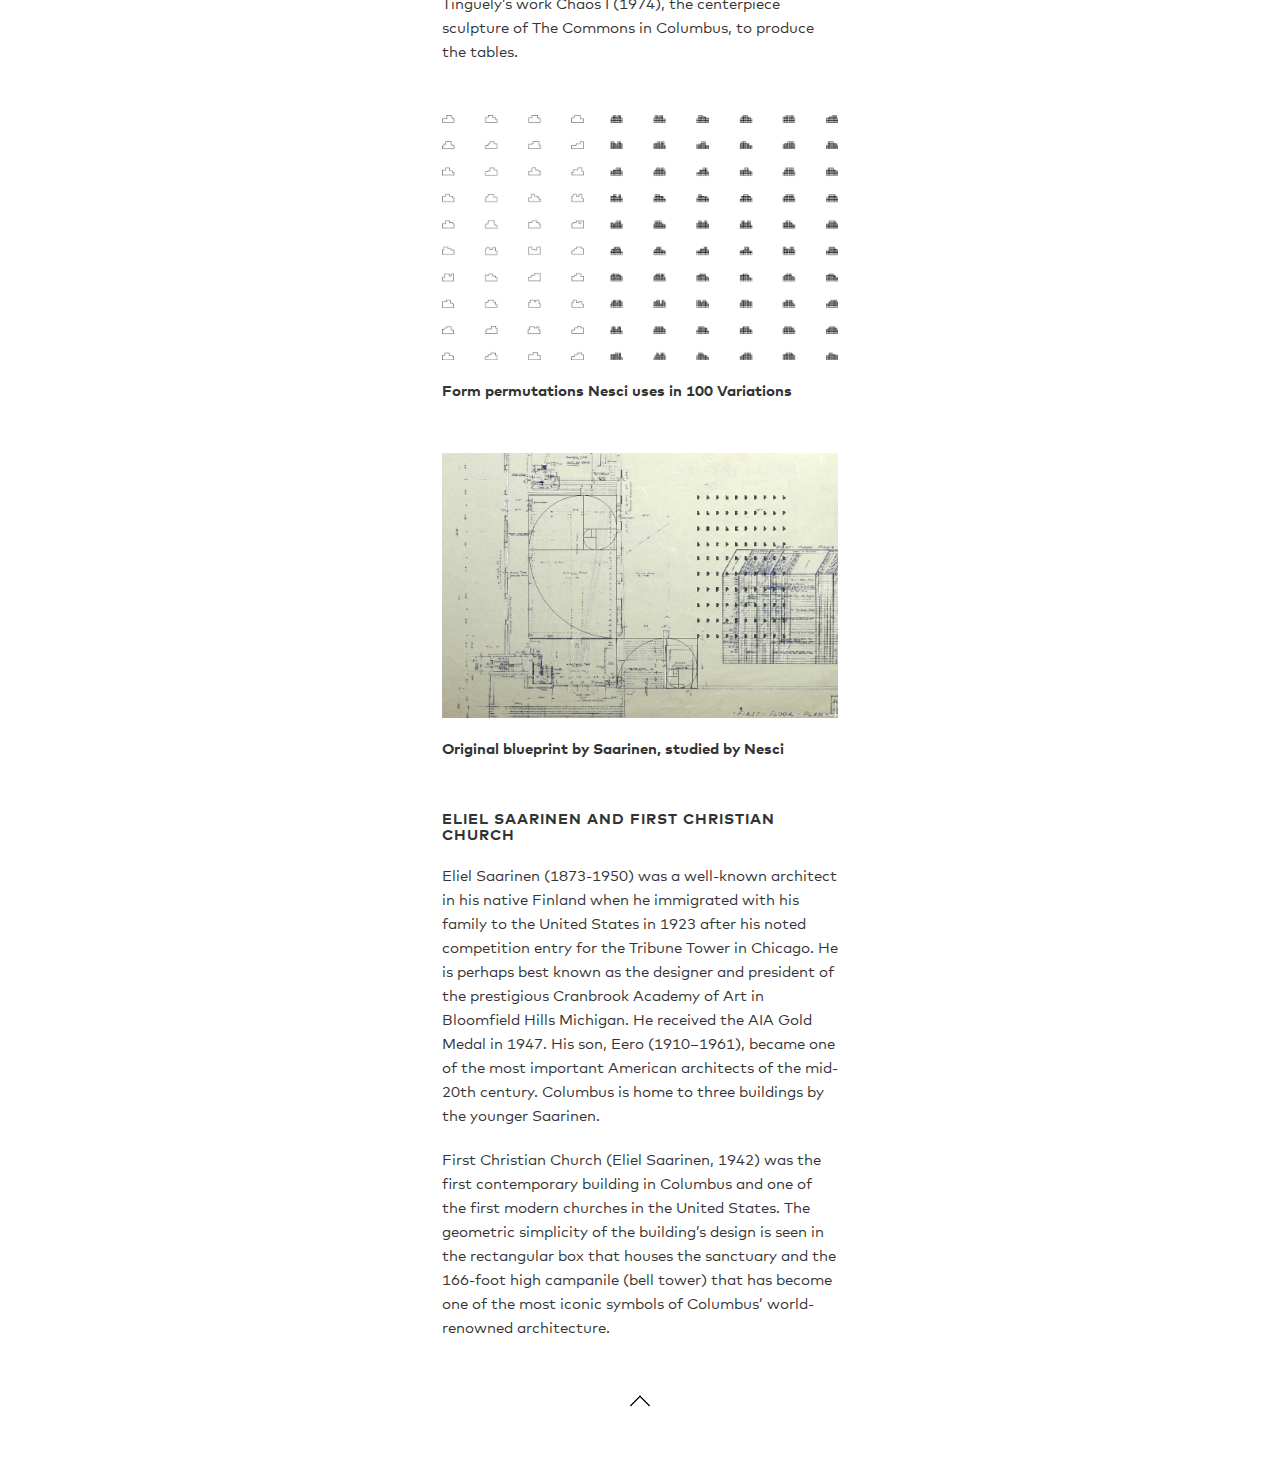
<file: installation.html>
<!DOCTYPE html>
<html lang="en">
<head>
    <meta charset="utf-8">
    <!-- Set the viewport so this responsive site displays correctly on mobile devices -->
    <meta name="viewport" content="width=device-width, initial-scale=1">
    <title>100 Variations Installation</title>
    <!-- Include bootstrap CSS -->
    <link href="css/bootstrap.css" rel="stylesheet">
    <link href="css/style.css" rel="stylesheet">
    <link href="//maxcdn.bootstrapcdn.com/font-awesome/4.1.0/css/font-awesome.min.css" rel="stylesheet">
</head>

<body class="bgWhite">

<div class="container-fluid">
    <nav class="navbar navbar-inverse" role="navigation">
      <!-- Brand and toggle get grouped for better mobile display -->
      

      <!-- Collect the nav links, forms, and other content for toggling -->
      <div class="collapse navbar-collapse navbar-ex1-collapse">
        <ul class="nav navbar-nav">
          <li><a class="hidden-xs" href="index.html">Home</a></li> <!-- /desktop only -->
          <li><a class="hidden-sm hidden-md hidden-lg last-nav-item" href="index.html">Home</a></li>

          <li><a class="this-item hidden-xs" href="installation.html">Installation</a></li> <!-- /desktop only -->
          <li><a class="this-item hidden-sm hidden-md hidden-lg last-nav-item" href="installation.html">Installation</a></li>

          <li><a class="hidden-xs" href="artist.html">Artist</a></li> <!-- /desktop only -->
          <li><a class="hidden-sm hidden-md hidden-lg last-nav-item" href="artist.html">Artist</a></li>

          <li><a class="hidden-xs" href="biennial.html">Biennial</a></li> <!-- /desktop only -->
          <li><a class="hidden-sm hidden-md hidden-lg last-nav-item" href="biennial.html">Biennial</a></li>

          <li><a class="hidden-xs" href="sponsors.html">Sponsors</a></li> <!-- /desktop only -->
          <li><a class="hidden-sm hidden-md hidden-lg last-nav-item" href="sponsors.html">Sponsors</a></li>

          <li><a class="hidden-xs last-nav-item" href="inquiries.html">Inquiries</a></li> <!-- /desktop only -->
          <li><a class="hidden-sm hidden-md hidden-lg last-nav-item" href="inquiries.html">Inquiries</a></li>
        </ul>
      </div><!-- /.navbar-collapse -->

      <div class="navbar-header">
        <button class="navbar-toggle top center-block hidden-sm hidden-md hidden-lg" data-toggle="collapse" data-target=".navbar-ex1-collapse">
          <span class="sr-only">Toggle navigation</span>
          <span class="icon-bar"></span>
          <span class="icon-bar"></span>
          <span class="icon-bar"></span>
        </button>
      </div>
    </nav>
</div>





 <!-- Site banner -->
 <div class="container-fluid">
<div class="row">
  <div class="col-md-4 col-xs-12 center-block" style="float:none">
    <div>
    <!-- img src="img/installation-title.png" class="img-responsive center-block pad-3x" -->
    <h1 class="installation">100 Variations</h1>
    <img src="img/installation-tower.jpg" class="img-responsive center-block">
    <p class="caption pad-2x">First Christian Church by Architect Eliel Saarinen</p>
    <h4>New Reflections</h4>
    <p>100 Variations is an installation by designer Jonathan Nesci at Eliel Saarinen's First Christian Church in Colombus, Indiana. The installation celebrates the legacy of architect Eliel Saarinen with new reflections on the Golden Ratio.</p>
    <p class="pad-2x"> One hundred unique, mirror-polished aluminum occasional tables installed on the sunken courtyard lawn of the church, comprise the installation. First Christian Church, which was designed by architect Eliel Saarinen, was the first in a series of important architectural commissions in Columbus. The installation pays homage to the “Golden Ratio,” which Eliel Saarinen used extensively throughout his career, but especially in the interior and exterior design of First Christian Church. The interior sanctuary's Golden Ratio meets the church’s exterior golden ratio for the stairway and campanile, and the corner of this exterior ratio is where Nesci’s own golden ratio starts.</p>
    <h4>Rational Abstraction</h4>
    <p class="pad-2x">The highly reflective surfaces of the tables also reference the reflecting pool that was originally a part of the church’s design, but was removed in 1957 due to ongoing maintenance issues. Nesci worked with Columbus-based Noblitt Fabricating, the same firm that was involved with the production of Jean Tinguely’s work Chaos I (1974), the centerpiece sculpture of The Commons in Columbus, to produce the tables.</p>
    <img src="img/installation-grid.jpg" class="img-responsive center-block">
    <p class="caption pad-2x">Form permutations Nesci uses in 100 Variations</p>
    <img src="img/installation-saarinen.jpg" class="img-responsive center-block">
    <p class="caption pad-2x">Original blueprint by Saarinen, studied by Nesci</p>
    <h4>Eliel Saarinen and First Christian Church</h4>
    <p>Eliel Saarinen (1873-1950) was a well-known architect in his native Finland when he immigrated with his family to the United States in 1923 after his noted competition entry for the Tribune Tower in Chicago. He is perhaps best known as the designer and president of the prestigious Cranbrook Academy of Art in Bloomfield Hills Michigan. He received the AIA Gold Medal in 1947. His son, Eero (1910–1961), became one of the most important American architects of the mid-20th century. Columbus is home to three buildings by the younger Saarinen.</p>
    <p class="pad-2x">First Christian Church (Eliel Saarinen, 1942) was the first contemporary building in Columbus and one of the first modern churches in the United States. The geometric simplicity of the building’s design is seen in the rectangular box that houses the sanctuary and the 166-foot high campanile (bell tower) that has become one of the most iconic symbols of Columbus’ world-renowned architecture.</p>

    <!-- Scroll to top -->
<div class="row">
  <div class="col-xs-12 text-center center-block">
    <a class="scrollToTop" href="#">
   <img class="img-responsive img-logo" src="img/arrow-up.png">
    </a>
  </div>
</div>

    </div>

  
   
</div>
</div>
</div>







<!-- Include jQuery and bootstrap JS plugins -->
<script src="jquery/jquery-2.1.0.min.js"></script>
<script src="http://code.jquery.com/jquery-2.1.0.min.js"></script>
<script src="js/bootstrap.min.js"></script>
 

 
<!-- Scroll to top script -->
<script type="text/javascript">
 
   $(document).ready(function(){
  
      //Click event to scroll to top
      $('.scrollToTop').click(function(){
        $('html, body').animate({scrollTop : 0},400);
        return false;
      });
 
   });
 
</script>
  
</body>
</html>
</file>
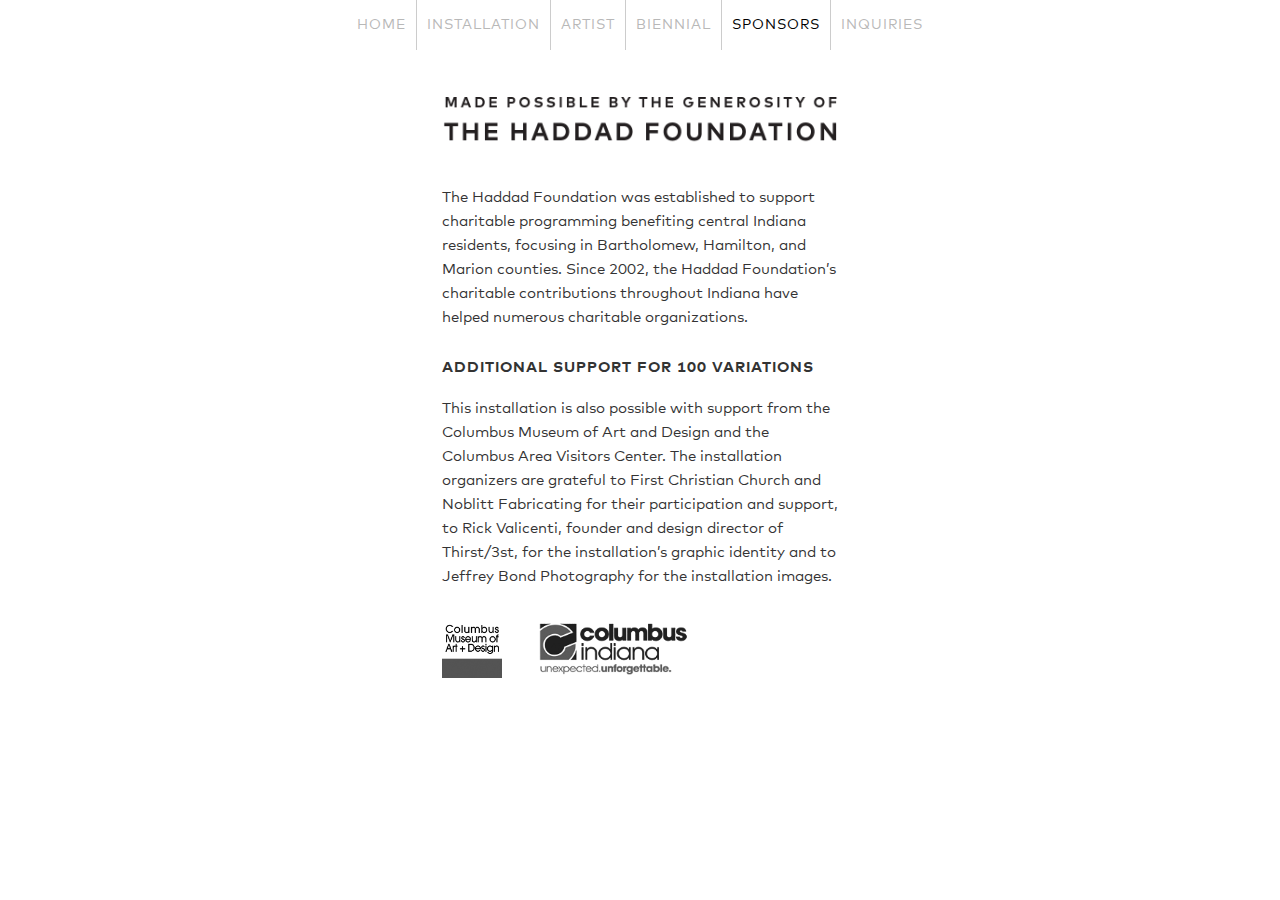
<file: sponsors.html>
<!DOCTYPE html>
<html lang="en">
<head>
    <meta charset="utf-8">
    <!-- Set the viewport so this responsive site displays correctly on mobile devices -->
    <meta name="viewport" content="width=device-width, initial-scale=1">
    <title>100 Variations Sponsors</title>
    <!-- Include bootstrap CSS -->
    <link href="css/bootstrap.css" rel="stylesheet">
    <link href="css/style.css" rel="stylesheet">
    <link href="//maxcdn.bootstrapcdn.com/font-awesome/4.1.0/css/font-awesome.min.css" rel="stylesheet">

</head>
<body class="bgWhite">


<div class="container-fluid">
    <nav class="navbar navbar-inverse" role="navigation">
      <!-- Brand and toggle get grouped for better mobile display -->
      

      <!-- Collect the nav links, forms, and other content for toggling -->
       <div class="collapse navbar-collapse navbar-ex1-collapse">
        <ul class="nav navbar-nav">
          <li><a class="hidden-xs" href="index.html">Home</a></li> <!-- /desktop only -->
          <li><a class="hidden-sm hidden-md hidden-lg last-nav-item" href="index.html">Home</a></li>

          <li><a class="hidden-xs" href="installation.html">Installation</a></li> <!-- /desktop only -->
          <li><a class="hidden-sm hidden-md hidden-lg last-nav-item" href="installation.html">Installation</a></li>

          <li><a class="hidden-xs" href="artist.html">Artist</a></li> <!-- /desktop only -->
          <li><a class="hidden-sm hidden-md hidden-lg last-nav-item" href="artist.html">Artist</a></li>

          <li><a class="hidden-xs" href="biennial.html">Biennial</a></li> <!-- /desktop only -->
          <li><a class="hidden-sm hidden-md hidden-lg last-nav-item" href="biennial.html">Biennial</a></li>

          <li><a class="this-item hidden-xs" href="sponsors.html">Sponsors</a></li> <!-- /desktop only -->
          <li><a class="this-item hidden-sm hidden-md hidden-lg last-nav-item" href="sponsors.html">Sponsors</a></li>

          <li><a class="hidden-xs last-nav-item" href="inquiries.html">Inquiries</a></li> <!-- /desktop only -->
          <li><a class="hidden-sm hidden-md hidden-lg last-nav-item" href="inquiries.html">Inquiries</a></li>
        </ul>
      </div><!-- /.navbar-collapse -->

      <div class="navbar-header">
        <button class="navbar-toggle top center-block hidden-sm hidden-md hidden-lg" data-toggle="collapse" data-target=".navbar-ex1-collapse">
          <span class="sr-only">Toggle navigation</span>
          <span class="icon-bar"></span>
          <span class="icon-bar"></span>
          <span class="icon-bar"></span>
        </button>
      </div>
    </nav>
</div>





 <!-- Site banner -->
 <div class="container-fluid">
<div class="row">
  <div class="col-md-4 col-xs-10 center-block" style="float:none">
    <div>
    <h1 class="sponsors-1">Made Possible by the Generosity of</h1> 
    <h1 class="sponsors-2">The Haddad Foundation</h1>   
    <p class="pad-1x">The Haddad Foundation was established to support charitable programming benefiting central Indiana residents, focusing in Bartholomew, Hamilton, and Marion counties. Since 2002, the Haddad Foundation’s charitable contributions throughout Indiana have helped numerous charitable organizations.</p>
    <h4>Additional Support for 100 Variations</h4>
    <p class="pad-1x">This installation is also possible with support from the Columbus Museum of Art and Design and the Columbus Area Visitors Center. The installation organizers are grateful to First Christian Church and Noblitt Fabricating for their participation and support, to Rick Valicenti, founder and design director of Thirst/3st, for the installation’s graphic identity and to Jeffrey Bond Photography for the installation images.</p>
    <div class="row pad-2x">
    <div class="col-md-12">
    <img src="img/sponsors-cmad-logo.png" class="img-logo img-logo-new">
    <img src="img/sponsors-columbus-logo.png" class="img-logo">
    </div>
    </div>

    </div>

  
   
</div>
</div>
</div>

</div> <!-- /container -->






<!-- Include jQuery and bootstrap JS plugins -->
<script src="jquery/jquery-2.1.0.min.js"></script>
<script src="http://code.jquery.com/jquery-2.1.0.min.js"></script>
<script src="js/bootstrap.min.js"></script>
 
  
</body>
</html>
</file>
<file: css/style.css>
/* first for IE 4–8 */
@font-face {
  font-family: MarkWeb;
  src: url("../fonts/MarkWeb.eot");
}

/* then for WOFF-capable browsers */
@font-face {
  font-family: MarkWeb;
  src: url("../fonts/MarkWeb.woff") format("woff");
}
@font-face {
  font-family: MarkWeb-Bold;
  src: url("../fonts/MarkWeb-Bold.woff") format("woff");
  font-weight:bold;
}
@font-face {
  font-family: MarkScWeb-Bold;
  src: url("../fonts/MarkScWeb-Bold.woff") format("woff");
}
@font-face {
  font-family: MarkWeb-Medium;
  src: url("../fonts/MarkWeb-Medium.woff") format("woff");
}
@font-face {
  font-family: MarkWeb-Light;
  src: url("../fonts/MarkWeb-Light.woff") format("woff");
}



html { 
  min-height: 100%;
}

body{
  font-size:14px;
  line-height: 1.5em;
  min-height: 100%;
  font-family: MarkWeb, MarkWeb-Bold,MarkWeb-Light,"Helvetica Neue", "Helvetica", "Arial", sans-serif !important;
}

/* TYPOGRAPHY */

h1 {
  text-transform: uppercase;
  letter-spacing: 2px;
  padding-bottom: 20%;
}

h1.installation{
  background: transparent url(../img/installation-title.png) no-repeat top center;
  background-size: 100% auto;
  width: 100%;
  height: 48px;
  max-width: 500px;
  display: block;
  overflow: hidden;
  text-indent: -9999px;
  text-align: center;
  margin-left: auto;
  margin-right: auto;  
/*  font-family:MarkWeb-Bold;
  text-align:center;*/
}
h1.artist{
  background: transparent url(../img/artist-title.png) no-repeat top center;
  background-size: 100% auto;
  width: 100%;
  height: 48px;
  max-width: 500px;
  display: block;
  overflow: hidden;
  text-indent: -9999px;
  text-align: center;
  margin-left: auto;
  margin-right: auto; 
  /*font-family:MarkWeb-Light;*/
  /*text-align:center;*/
}
h1.biennial{
  background: transparent url(../img/biennial-title.png) no-repeat top center;
  background-size: 100% auto;
  width: 100%;
  height: 48px;
  max-width: 500px;
  display: block;
  overflow: hidden;
  text-indent: -9999px;
  text-align: center;
  margin-left: auto;
  margin-right: auto;
/*  font-size:20px;
  text-align:center;*/
}
h1.sponsors-1{
  display:none;
  /*font-family:MarkWeb-Bold;
  font-size:19.5px;
  text-align:center;
  padding-bottom:0px;
  letter-spacing: 4px;*/
}
h1.sponsors-2{
  background: transparent url(../img/sponsors-title.png) no-repeat top center;
  background-size: 100% auto;
  width: 100%;
  height: 48px;
  display: block;
  max-width: 500px;
  overflow: hidden;
  text-indent: -9999px;
  text-align: center;
  margin-left: auto;
  margin-right: auto;
  /*font-family:MarkWeb-Bold;
  text-align:center;
  padding-bottom:5%;*/
}
h1.inquiries{
  background: transparent url(../img/inquiries-title.png) no-repeat top center;
  background-size: 100% auto;
  width: 100%;
  height: 48px;
  display: block;
  max-width: 500px;
  overflow: hidden;
  text-indent: -9999px;
  text-align: center;
  margin-left: auto;
  margin-right: auto;
/*  font-family:MarkWeb-Light;
  color:#fff;
  text-align:center;*/
}
h1.confirmation{
  background: transparent url(../img/confirmation-title.png) no-repeat top center;
  background-size: 100% auto;
  width: 100%;
  height: 48px;
  display: block;
  max-width: 500px;
  overflow: hidden;
  text-indent: -9999px;
  text-align: center;
  margin-left: auto;
  margin-right: auto;
/*  font-family:MarkWeb-Light;
  color:#fff;
  text-align:center;*/
}
h2.biennial-type{
font-size:24px;
line-height: 1.6em;
}
h4{
  font-family:MarkWeb-Bold;
  text-transform: uppercase;
  font-size: 15px;
  letter-spacing: 1px;
  padding-bottom:2.5%;
}

p {
  font-size: 15px;
  line-height: 1.6em;
  padding-bottom:2.5%;

}
p.dark {
  color: #fff;

}

.caption {
font-family: MarkWeb-Bold;
text-align:left;
padding-top:5%;

}
 
@media screen and (max-width: 480px) {
  body
  {
    font-size: 16px; 
    line-height: 1.4em;
  }
  p {
    font-size: inherit;
  }
  .caption {
  font-size:13px;
  }
  h2.biennial-type{
  font-size:19px;
  line-height: 1.4em;
  }
/*
h1.artist{
  background: url(../img/artist-title.png) no-repeat center right;
  font-family:MarkWeb-Light;
  text-align:center;
  font-size:25px;
  letter-spacing:4px;
}
*/  
/*
h1.sponsors-1{
  font-size:12px;
  text-align:center;
  letter-spacing: 1px;
}
h1.sponsors-2{
  text-align:center;
  font-size:17px;
}
h1.inquiries{
  font-family:MarkWeb-Light;
  text-align:center;
  font-size:20px;
  letter-spacing:3px;
}*/
}
   
    

/* STRUCTURE */

.top {
    background-color: transparent;
    margin: 0 auto;
    margin-top:10px;
}
.top .container {
    background-color: transparent;

}
.banner {
    background-color: transparent;
}
.banner .container {
    max-width:400px;
    text-align:center;
    background-color: transparent;
    min-height: 200px;
    padding: 40px 30px 30px 40px;
    margin: 0 auto;
}
.banner .container p {
    font-size: 22px;
    font-weight: 300;
}
.header{
    background-color:transparent;
}
.middle {
    background-color: #transparent;
}
.middle .container {
    background-color:transparent;
    min-height: 300px;
    padding-bottom: 20px;
}

/* Navbar */

.navbar{
   margin-top:0;
   letter-spacing: 1px; 
   text-align:center;
}
.navbar .navbar-nav {
  display: inline-block;
  float:none;
  text-transform: uppercase;
  padding-left: 10px;
  padding-right: 10px;
}
 .navbar .navbar-nav> li > a {
  border-right: 1px solid rgba(255, 255, 255, 0.2);
  padding-left: 10px;
  padding-right: 10px;
}

/* Navbar Default */
.navbar-default {
  background-color: transparent;
  border: none;
  color:#fff;
}
.navbar-default .navbar-nav > li > a {
  /*color: #B8b8b8;*/
  color: rgba(255, 255, 255, 0.4);
}
.navbar-default .navbar-nav > li > a:hover {
  color: #fff;
}
.navbar-default .navbar-nav li a.this-item  {
  color:#fff;
}
.navbar-default .navbar-toggle .icon-bar{
    background-color: #fff;
  }

/* Navbar Inverse */
.navbar-inverse {
  background-color: transparent;
  border: none;
  color:#999;
}
 .navbar-inverse .navbar-nav> li > a {
  border-right: 1px solid #ccc;
  color: #B8B8B8;
}
.navbar-inverse .navbar-nav > li > a:hover{
  color: #000;
}
 .navbar .navbar-nav li a.last-nav-item  {
  border: none;
}
.navbar-inverse .navbar-nav li a.this-item  {
  color:#000;
}
.navbar-inverse .navbar-toggle .icon-bar{
    background-color: #000;
  }

/* Navbar Togglr */

.navbar-toggle {
  font-size: 32px;
  line-height: 32px;
  border:none;
}
 .navbar .navbar-toggle,  .navbar .navbar-toggle:hover, .navbar .navbar-toggle:focus{
  background-color: transparent;
}
.navbar .navbar-nav {
  display: inline-block;
  float:none;
}
.navbar .navbar-collapse {
  text-align: center;
  color: #000;
  border:none;
}



.button{
    border:none;
    color:#fff;
}

.bottom {
    background-color: #474747;
}
.bottom .container {
    background-color: #373737;
    min-height: 150px;
}
.bottom .container h3 {
    color: #999;
}
.bottom .container p {
    color: #666;
}


.content p {
    line-height: 30px;
    font-size: 16px;
}
.to-tutorial {
    text-align: center;
}



a.my-button {
  height:60px;
  padding-top:15px;
  display:block;
  text-align:center;
  color:#fff;
  margin-top:10%;
  margin-bottom:60px;
  margin-left:25%;
  margin-right:25%;
  border: 2px solid #ffffff;
  vertical-align:middle;
  letter-spacing:3px;
  text-transform: uppercase;
  font-size:20px;
  line-height:1.5em;
}
a.my-button:hover {
  color:#999;
  border: 2px solid #999;
  text-decoration:none;
}
/* page backgrounds */

.bgTransparent{
  background-color:transparent;
}
.bgWhite{
  background-color:#fff;
}
.bgBlack{
  background-color:#000;
}

/* custom spacing */

.pad-3x{
  padding-bottom:15%;
}
.pad-2x{
  padding-bottom:10%;
}
.pad-top-2x{
  padding-top:10%;
}
.pad-1x{
  padding-bottom:5%;
}

/* TO TOP*/
.container{
  min-height:100%;
}


.scrollToTop{
  display:block;
  margin-bottom:60px;
  margin-left:25%;
  margin-right:25%;
  vertical-align:middle;
}

.scrollToTop:hover{
  text-decoration:none;
}

/* Form Fields*/

.form-control, select.input-lg {
  display: block;
  width: 100%;
  height: 60px;
  padding: 6px 12px;
  font-size: 14px;
  line-height: 1.42857143;
  color: #fff;
  background-color: #000;
  background-image: none;
  border: 1px solid #999;
  border-radius: 0px;
  -webkit-box-shadow: inset 0 1px 1px rgba(0, 0, 0, .075);
          box-shadow: inset 0 1px 1px rgba(0, 0, 0, .075);
  -webkit-transition: border-color ease-in-out .15s, -webkit-box-shadow ease-in-out .15s;
       -o-transition: border-color ease-in-out .15s, box-shadow ease-in-out .15s;
          transition: border-color ease-in-out .15s, box-shadow ease-in-out .15s;
}

select.input-lg {

  -webkit-appearance: none;
  -webkit-box-shadow: none;
  -webkit-border-radius: 0;
  -webkit-padding-start: 0;

  background: url(../img/arrow-down-sm-wht.png) no-repeat center right;
  padding: 6px 12px;
  font: 14px/17px MarkWeb, MarkScWeb-Bold,MarkWeb-Light,"Helvetica Neue", "Helvetica", "Arial", sans-serif !important;

}

.form-control:focus {
  border-color: #fff;
}

input[type="text"]:focus {
  color: #fff;
}

.missing {
	border-color: #f00 !important;
}

#error {
	color: #f00;
	text-align: center;
}


/*Images*/
.img-logo{
  display:inline-block;
  max-height:60px;
  max-width:auto;
}

.img-logo-new{
padding-right:30px;
}

.img-biennial{
  padding-right:0px;
  padding-left:0px;
}

#biennial { 
  background: url(../img/biennial-img1.png) no-repeat 50% 0 fixed; 
  height: auto;  
  margin: 0 auto; 
  width: 100%; 
  position: relative; 
  padding: 400px 0;
}

@media screen and (max-width: 480px) {
  #biennial{
    padding:200px 0;
  }
}
    #home { 
      height: auto;  
      margin: 0 auto; 
      width: 100%; 
      position: relative; 
    }
</file>
